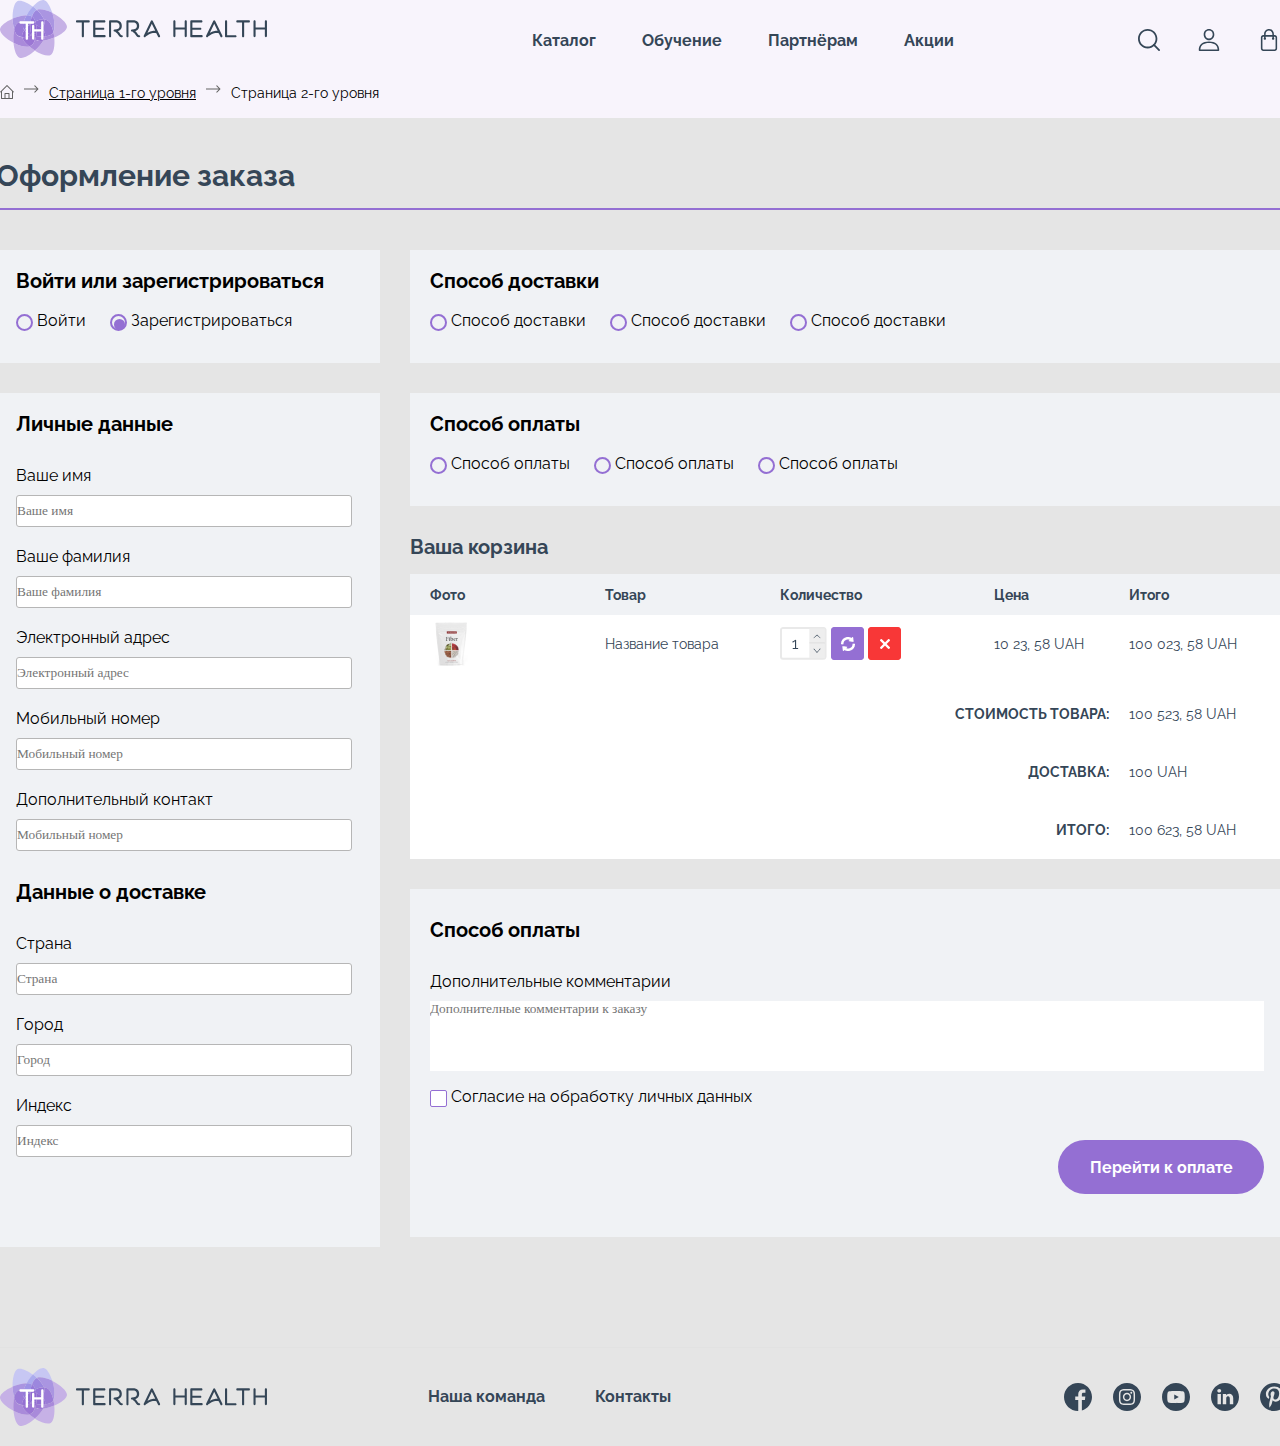
<file: Lesson 7/index.html>
<!DOCTYPE html>
<html lang="en">
<head>
    <meta charset="UTF-8">
    <link href="https://fonts.googleapis.com/css2?family=Raleway:ital,wght@0,400;0,700;1,400&display=swap"
          rel="stylesheet">
    <link rel="stylesheet" href="../reset.css">
    <link rel="stylesheet" href="styles/style.css">

    <title>Lesson 7</title>
</head>
<body>
    <header>
        <div class="headerFlex">
            <a href="#"><img src="img/logoTop.svg" alt="logo"></a>
            <div class="headerNav">
                <ul>
                    <li><img src="img/home1.svg" alt="home" class="home"></li>
                    <li><img src="img/ArrowLeft.svg" alt="ArrowLeft"></li>
                    <li><span class="mySpan"> Страница 1-го уровня </span></li>
                    <li><img src="img/ArrowLeft.svg" alt="ArrowLeft"></li>
                    <li>Страница 2-го уровня</li>
                </ul>
            </div>
            <ul class="ulHeader">
                <li class="liHeader"><a href="#">Каталог </a></li>
                <li class="liHeader"><a href="#">Обучение</a></li>
                <li class="liHeader"><a href="#">Партнёрам</a></li>
                <li class="liHeader"><a href="#">Акции</a></li>
            </ul>
            <div class="topLeftMenu">
                <a href="#"> <img src="img/loup.svg" alt="loup"> </a>
                <a href="#"> <img src="img/user.svg" alt="user" class="topLeftMenuItem"> </a>
                <a href="#"> <img src="img/shopping_bar.svg" alt="shopping Bar" class="topLeftMenuItem"> </a>
            </div>
        </div>
    </header>
    <main>
        <div class="main">
            <div class="textOrder">Оформление заказа</div>
            <form class="form">
                <div class="leftPart">
                    <div class="signInOrSignUp">
                        <div class="signInOrSignUp2">
                            <h3>Войти или зарегистрироваться</h3>
                            <input type="radio" name="signInOrSignUp" id="signIn"  value="Войти"/>
                            <label for="signIn"></label>
                            <label for="signIn" class="labelMargin">Войти</label>
                            <input type="radio" name="signInOrSignUp" checked="checked" id="signUp" value="Зарегистрироваться"/>
                            <label  for="signUp"></label>
                            <label  for="signUp">Зарегистрироваться</label>
                        </div>
                    </div>
                    <div class="personalData">
                        <div class="personalData2">

                            <h3 class="h3">Личные данные</h3>

                            <label for="1">Ваше имя</label>
                            <input type="text" id="1" name="name" class="myInput" placeholder="Ваше имя"/>
                            <label for="2">Ваше фамилия</label>
                            <input type="text" id="2"  name="surname" class="myInput" placeholder="Ваше фамилия"/>
                            <label for="3">Электронный адрес</label>
                            <input type="text" id="3" name="email" class="myInput" placeholder="Электронный адрес"/>
                            <label for="4">Мобильный номер</label>
                            <input type="text" id="4" name="phone1" class="myInput" placeholder="Мобильный номер"/>
                            <label for="5">Дополнительный контакт</label>
                            <input type="text" id="5" name="phone2" class="myInput" placeholder="Мобильный номер"/>

                            <h3 class="h3Class">Данные о доставке</h3>

                            <label for="6">Страна</label>
                            <input type="text" id="6" name="country" class="myInput" placeholder="Страна"/>
                            <label for="7">Город</label>
                            <input type="text" id="7" name="city" class="myInput" placeholder="Город"/>
                            <label for="8">Индекс</label>
                            <input type="text" id="8" name="index" placeholder="Индекс"/>
                        </div>
                    </div>
                </div>
                <div class="rightPart">
                    <div class="wayToDelivery">
                        <div class="wayToDelivery2">

                            <h3>Способ доставки</h3>

                            <input type="radio" name="wayToDelivery" id="wayToDelivery1"/>
                            <label for="wayToDelivery1"></label>
                            <label for="wayToDelivery1" class="labelMargin">Способ доставки</label>
                            <input type="radio" name="wayToDelivery" id="wayToDelivery2"/>
                            <label for="wayToDelivery2"></label>
                            <label for="wayToDelivery2" class="labelMargin">Способ доставки</label>
                            <input type="radio" name="wayToDelivery" id="wayToDelivery3"/>
                            <label for="wayToDelivery3"></label>
                            <label for="wayToDelivery3">Способ доставки</label>
                        </div>
                    </div>
                    <div class="wayToPay">
                        <div class="wayToPay2">

                            <h3>Способ оплаты</h3>

                            <input type="radio" name="wayToPay" id="wayToPay1"/>
                            <label for="wayToPay1"></label>
                            <label for="wayToPay1" class="labelMargin">Способ оплаты</label>
                            <input type="radio" name="wayToPay" id="wayToPay2"/>
                            <label for="wayToPay2"></label>
                            <label for="wayToPay2" class="labelMargin">Способ оплаты</label>
                            <input type="radio" name="wayToPay" id="wayToPay3"/>
                            <label for="wayToPay3"></label>
                            <label for="wayToPay3">Способ оплаты</label>
                        </div>
                    </div>
                    <div>
                        <table>
                            <caption>Ваша корзина</caption>
                            <thead>
                            <tr>
                                <th>Фото</th>
                                <th>Товар</th>
                                <th>Количество</th>
                                <th><span class="mySpan2">Цена</span></th>
                                <th>Итого</th>
                            </tr>
                            </thead>
                            <tbody>
                            <tr>
                                <td><img src="img/tablePhoto.png" alt="photo"></td>
                                <td>Название товара</td>
                                <td>
                                <img src="img/tableIcon1.png" alt="tableIcon1">
                                    <img src="img/tableIcon2.png" alt="tableIcon2">
                                    <img src="img/tableIcon3.png" alt="tableIcon3">
                                </td>
                                <td><span class="mySpan2">10 23, 58 UAH </span> </td>
                                <td>100 023, 58 UAH</td>
                            </tr>
                            </tbody>
                            <tfoot>
                            <tr>
                                <td></td>
                                <td></td>
                                <td></td>
                                <th>СТОИМОСТЬ ТОВАРА:</th>
                                <td>100 523, 58 UAH</td>
                            </tr>
                            <tr>
                                <td></td>
                                <td></td>
                                <td></td>
                                <th>ДОСТАВКА:</th>
                                <td>100 UAH</td>
                            </tr>
                            <tr>
                                <td></td>
                                <td></td>
                                <td></td>
                                <th>ИТОГО:</th>
                                <td>100 623, 58 UAH</td>
                            </tr>
                            </tfoot>
                        </table>
                    </div>
                    <div class="comment">
                        <div class="comment2">
                            <h3 class="h3">Способ оплаты</h3>
                            <label for="comments">Дополнительные комментарии</label>
                            <textarea name="comments" id="comments" placeholder="Дополнителные комментарии к заказу"></textarea>
                            <br>
                            <input type="checkbox" name="checkbox" id="cb"/>
                            <label for="cb"></label>
                            <label for="cb">Согласие на обработку личных данных</label>
                            <div class="myButton"><a href="#">Перейти к оплате</a></div>
                        </div>
                    </div>
                </div>
            </form>
        </div>
    </main>
    <footer>
        <div class="footer">
            <div class="leftLogoBottom"><a href="#" ><img src="img/logoTop.svg" alt="logo"></a></div>
            <ul class="ulFooter">
                <li> <a href="#">Наша команда</a> </li>
                <li><a href="#">Контакты</a> </li>
            </ul>
            <div class="bottomSocMedia">
                <a href="#" class="bottomSocMediaItems"><img src="img/facebook.svg" alt="facebook"></a>
                <a href="#" class="bottomSocMediaItems"><img src="img/instagram.svg" alt="inst"></a>
                <a href="#" class="bottomSocMediaItems"><img src="img/youtube.svg" alt="youtube"></a>
                <a href="#" class="bottomSocMediaItems"><img src="img/linkedin.svg" alt="linkedin"></a>
                <a href="#"><img src="img/pinterest.svg" alt="pinterest"></a>
            </div>
        </div>
    </footer>
</body>
</html>
</file>
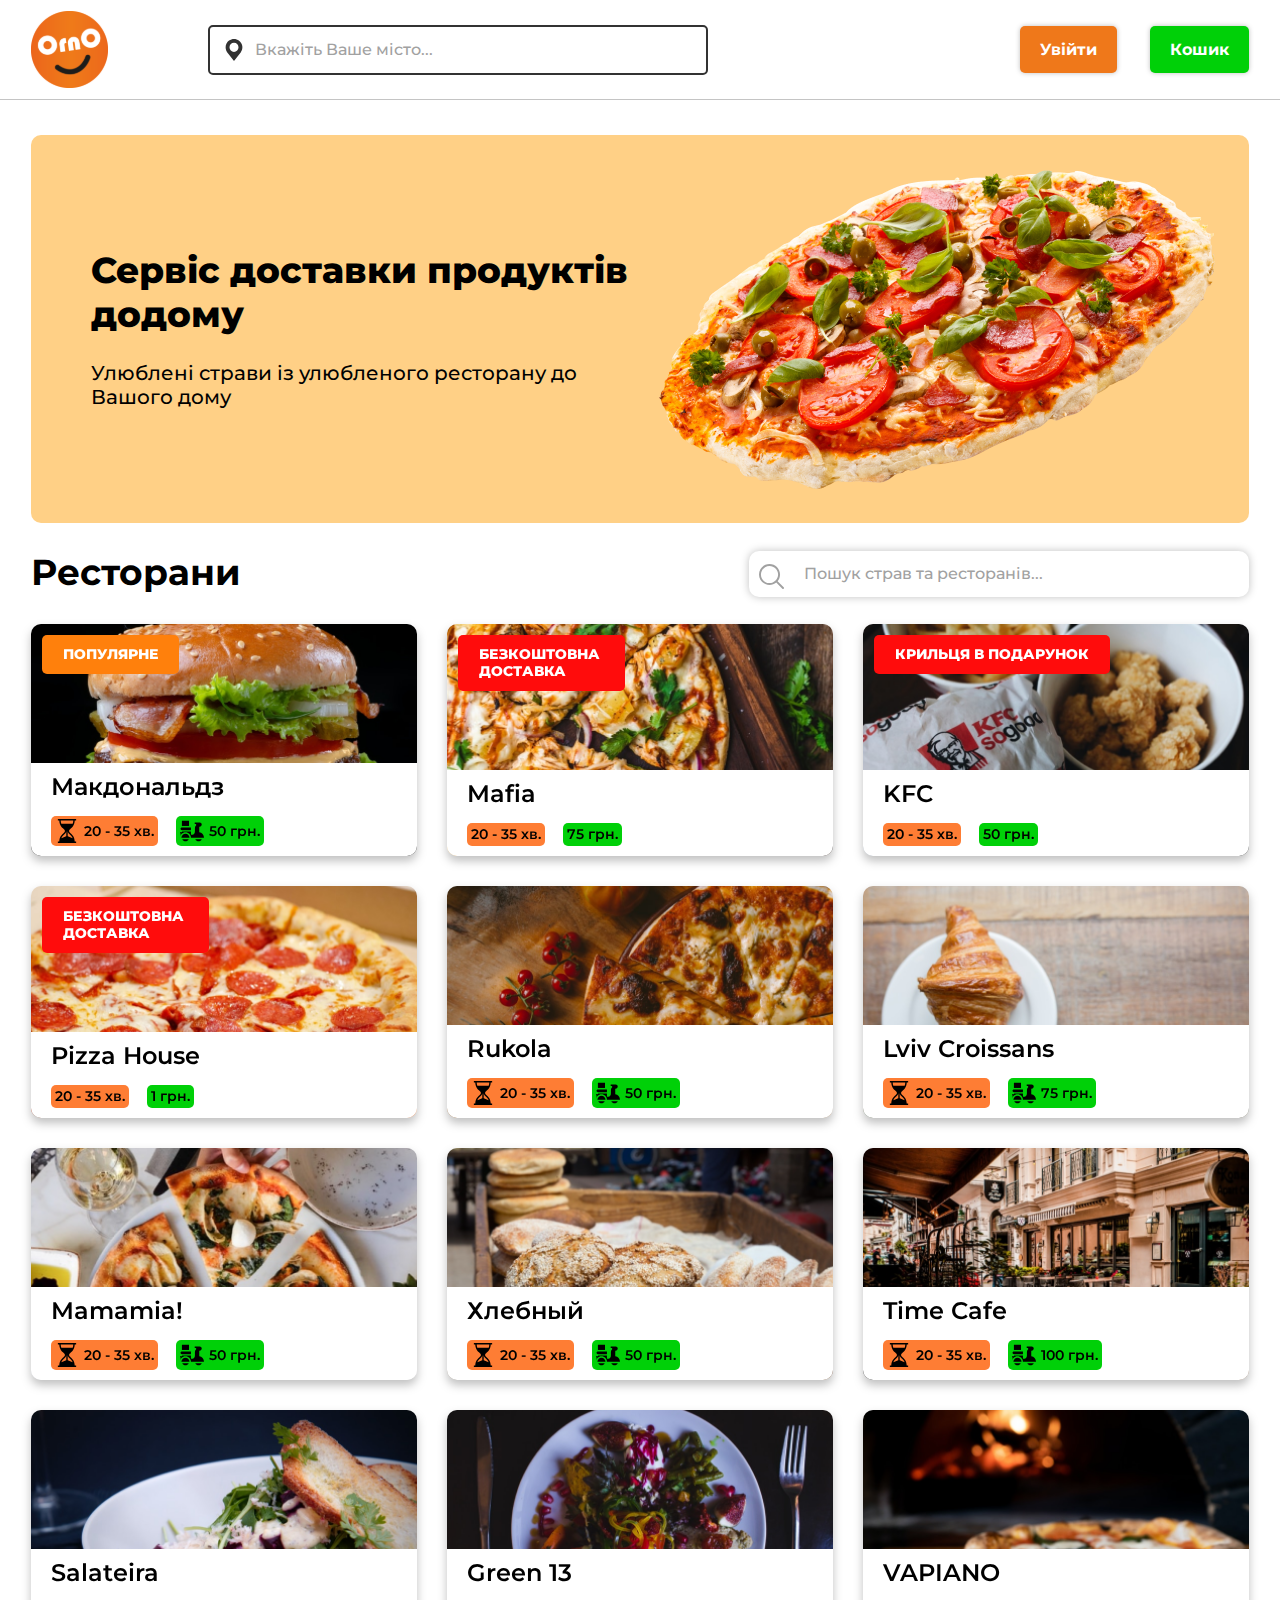
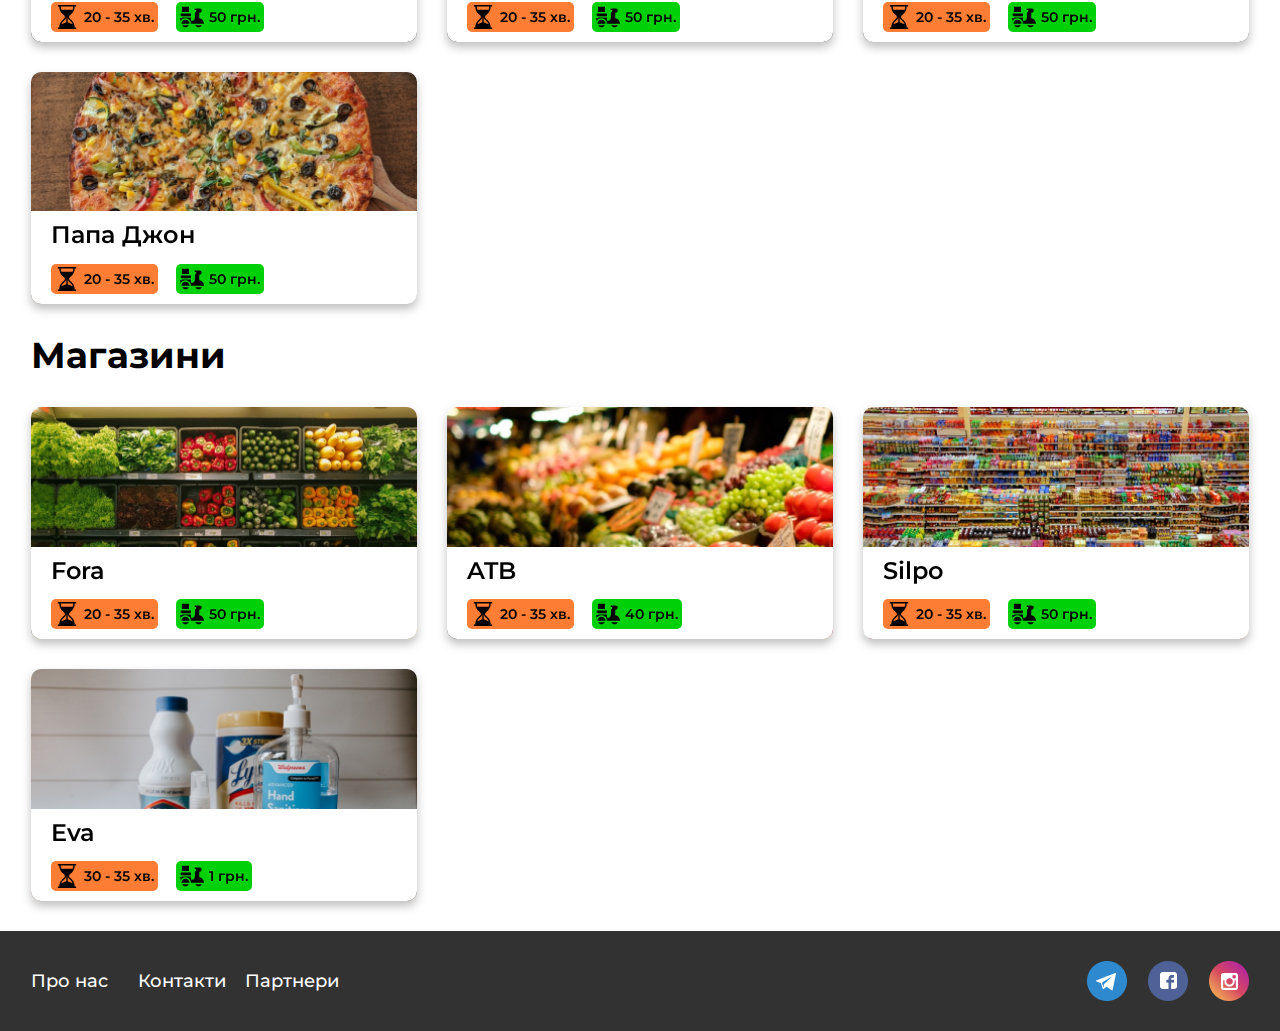
<file: Lesson 8/index.html>
<!DOCTYPE html>
<html lang="en">
<head>
    <meta charset="UTF-8">
    <title>Lesson 8 remake</title>
    <link href="https://fonts.googleapis.com/css2?family=Montserrat:wght@500;600;700;800&display=swap" rel="stylesheet">
    <link rel="stylesheet" href="../reset.css">
    <link rel="stylesheet" href="css/style.css">
</head>
<body>
    <header class="header">
    <div class="container">
        <div class="headerBody">
            <div class="headerLogo">
                <a href="#">
                    <img class="logo" src="img/logo1.svg" alt="logo">
                </a>
                <input type="text" name="headerForm" id="location" placeholder="Вкажіть Ваше місто...">
                <label for="location"></label>
            </div>
            <div class="headerBtn">
                <a href="#" class="enter">Увійти</a>
                <a href="#" class="basket">Кошик</a>
            </div>
        </div>
    </div>

</header>
    <main>
        <section class="section__banner">
            <div class="container">
                <div class="banner__body">
                    <div class="banner__text">
                        <h1>Сервіс доставки продуктів додому</h1>
                        <h3>Улюблені страви із улюбленого ресторану до Вашого дому</h3>
                    </div>
                    <div class="banner__img">
                        <img src="./img/pizzaHeader.png" alt="banner__img">
                    </div>
                </div>
            </div>
        </section>
        <section class="section__grid__restaurants">
            <div class="container">
                <div class="restaurants__body">
                    <div class="restaurants__input">
                        <h2>Ресторани</h2>
                        <div>
                            <input type="text" name="restaurantsAndFood" id="restaurantsAndFood"
                                   placeholder="Пошук страв та ресторанів...">
                            <label for="restaurantsAndFood"> </label>
                        </div>
                    </div>
                    <div class="grid__restaurants">
                        <a class="with__label" href="#">
                            <div class="label__popular">ПОПУЛЯРНЕ</div>
                            <div class="name__shop">
                                <h4>Макдональдз</h4>
                                <div class="icons">
                                    <div class="time">
                                        <img src="img/hourglass.svg" alt="hourglass">
                                        20 - 35 хв.
                                    </div>
                                    <div class="delivery">
                                        <img src="img/deliveryBike.svg" alt="delivery__bike">
                                        50 грн.</div>
                                </div>
                            </div>
                        </a>
                        <a class="with__label" href="#">
                            <div class="delivery__for__free">БЕЗКОШТОВНА ДОСТАВКА</div>
                            <div class="name__shop">
                                <h4>Mafia</h4>
                                <div class="icons">
                                    <div class="time">20 - 35 хв.</div>
                                    <div class="delivery"> 75 грн.</div>
                                </div>
                            </div>
                        </a>
                        <a class="with__label" href="#">
                            <div class="as__a__gift">КРИЛЬЦЯ В ПОДАРУНОК</div>
                            <div class="name__shop">
                                <h4>KFC</h4>
                                <div class="icons">
                                    <div class="time">20 - 35 хв.</div>
                                    <div class="delivery"> 50 грн.</div>
                                </div>
                            </div>
                        </a>
                        <a class="with__label" href="#">
                            <div class="delivery__for__free">БЕЗКОШТОВНА <br> ДОСТАВКА</div>
                            <div class="name__shop">
                                <h4>Pizza House</h4>
                                <div class="icons">
                                    <div class="time">20 - 35 хв.</div>
                                    <div class="delivery"> 1 грн.</div>
                                </div>
                            </div>
                        </a>
                        <a class="without__label" href="#">
                            <div class="name__shop">
                                <h4>Rukola</h4>
                                <div class="icons">
                                    <div class="time">
                                        <img src="img/hourglass.svg" alt="hourglass">
                                        20 - 35 хв.
                                    </div>
                                    <div class="delivery">
                                        <img src="img/deliveryBike.svg" alt="delivery__bike">
                                        50 грн.</div>
                                </div>
                            </div>
                        </a>
                        <a class="without__label" href="#">
                            <div class="name__shop">
                                <h4>Lviv Croissans</h4>
                                <div class="icons">
                                    <div class="time">
                                        <img src="img/hourglass.svg" alt="hourglass">
                                        20 - 35 хв.
                                    </div>
                                    <div class="delivery">
                                        <img src="img/deliveryBike.svg" alt="delivery__bike">
                                        75 грн.</div>
                                </div>
                            </div>
                        </a>
                        <a class="without__label" href="#">
                            <div class="name__shop">
                                <h4>Mamamia!</h4>
                                <div class="icons">
                                    <div class="time">
                                        <img src="img/hourglass.svg" alt="hourglass">
                                        20 - 35 хв.
                                    </div>
                                    <div class="delivery">
                                        <img src="img/deliveryBike.svg" alt="delivery__bike">
                                        50 грн.</div>
                                </div>
                            </div>
                        </a>
                        <a class="without__label" href="#">
                            <div class="name__shop">
                                <h4>Хлебный</h4>
                                <div class="icons">
                                    <div class="time">
                                        <img src="img/hourglass.svg" alt="hourglass">
                                        20 - 35 хв.
                                    </div>
                                    <div class="delivery">
                                        <img src="img/deliveryBike.svg" alt="delivery__bike">
                                        50 грн.</div>
                                </div>
                            </div>
                        </a>
                        <a class="without__label" href="#">
                            <div class="name__shop">
                                <h4>Time Cafe</h4>
                                <div class="icons">
                                    <div class="time">
                                        <img src="img/hourglass.svg" alt="hourglass">
                                        20 - 35 хв.
                                    </div>
                                    <div class="delivery">
                                        <img src="img/deliveryBike.svg" alt="delivery__bike">
                                        100 грн.</div>
                                </div>
                            </div>
                        </a>
                        <a class="without__label" href="#">
                            <div class="name__shop">
                                <h4>Salateira</h4>
                                <div class="icons">
                                    <div class="time">
                                        <img src="img/hourglass.svg" alt="hourglass">
                                        20 - 35 хв.
                                    </div>
                                    <div class="delivery">
                                        <img src="img/deliveryBike.svg" alt="delivery__bike">
                                        50 грн.</div>
                                </div>
                            </div>
                        </a>
                        <a class="without__label" href="#">
                            <div class="name__shop">
                                <h4>Green 13</h4>
                                <div class="icons">
                                    <div class="time">
                                        <img src="img/hourglass.svg" alt="hourglass">
                                        20 - 35 хв.
                                    </div>
                                    <div class="delivery">
                                        <img src="img/deliveryBike.svg" alt="delivery__bike">
                                        50 грн.</div>
                                </div>
                            </div>
                        </a>
                        <a class="without__label" href="#">
                            <div class="name__shop">
                                <h4>VAPIANO</h4>
                                <div class="icons">
                                    <div class="time">
                                        <img src="img/hourglass.svg" alt="hourglass">
                                        20 - 35 хв.
                                    </div>
                                    <div class="delivery">
                                        <img src="img/deliveryBike.svg" alt="delivery__bike">
                                        50 грн.</div>
                                </div>
                            </div>
                        </a>
                        <a class="without__label" href="#">
                            <div class="name__shop">
                                <h4>Папа Джон</h4>
                                <div class="icons">
                                    <div class="time">
                                        <img src="img/hourglass.svg" alt="hourglass">
                                        20 - 35 хв.
                                    </div>
                                    <div class="delivery">
                                        <img src="img/deliveryBike.svg" alt="delivery__bike">
                                        50 грн.</div>
                                </div>
                            </div>
                        </a>
                    </div>
                </div>


            </div>
        </section>
        <section class="section__grid__shops">
            <div class="container">
                <div class="shops__body">
                    <h2>Магазини</h2>
                    <div class="grid__shops">
                        <a class="without__label" href="#">
                            <div class="name__shop">
                                <h4>Fora</h4>
                                <div class="icons">
                                    <div class="time">
                                        <img src="img/hourglass.svg" alt="hourglass">
                                        20 - 35 хв.
                                    </div>
                                    <div class="delivery">
                                        <img src="img/deliveryBike.svg" alt="delivery__bike">
                                        50 грн.</div>
                                </div>
                            </div>
                        </a>
                        <a class="without__label" href="#">
                            <div class="name__shop">
                                <h4>ATB</h4>
                                <div class="icons">
                                    <div class="time">
                                        <img src="img/hourglass.svg" alt="hourglass">
                                        20 - 35 хв.
                                    </div>
                                    <div class="delivery">
                                        <img src="img/deliveryBike.svg" alt="delivery__bike">
                                        40 грн.</div>
                                </div>
                            </div>
                        </a>
                        <a class="without__label" href="#">
                            <div class="name__shop">
                                <h4>Silpo</h4>
                                <div class="icons">
                                    <div class="time">
                                        <img src="img/hourglass.svg" alt="hourglass">
                                        20 - 35 хв.
                                    </div>
                                    <div class="delivery">
                                        <img src="img/deliveryBike.svg" alt="delivery__bike">
                                        50 грн.</div>
                                </div>
                            </div>
                        </a>
                        <a class="without__label" href="#">
                        <div class="name__shop">
                            <h4>Eva</h4>
                            <div class="icons">
                                <div class="time">
                                    <img src="img/hourglass.svg" alt="hourglass">
                                    30 - 35 хв.
                                </div>
                                <div class="delivery">
                                    <img src="img/deliveryBike.svg" alt="delivery__bike">
                                    1 грн.</div>
                            </div>
                        </div>
                    </a>
                    </div>
                </div>
            </div>
        </section>
    </main>
    <footer class="footer">
        <div class="container">
            <div class="bodyFooter">
                <div class="footerLeft">
                    <a href="#" class="aboutUs">Про нас</a>
                    <a href="#" class="contacts">Контакти</a>
                    <a href="#">Партнери</a>
                </div>
                <div class="footerRight">
                    <a href="#"> <img src="./img/telegram.png" alt="tg"></a>
                    <a href="#"><img src="./img/facebook.png" alt="fb"></a>
                    <a href="#"><img src="./img/instagram.png" alt="inst"></a>
                </div>
            </div>
        </div>
    </footer>

</body>
</html>
</file>
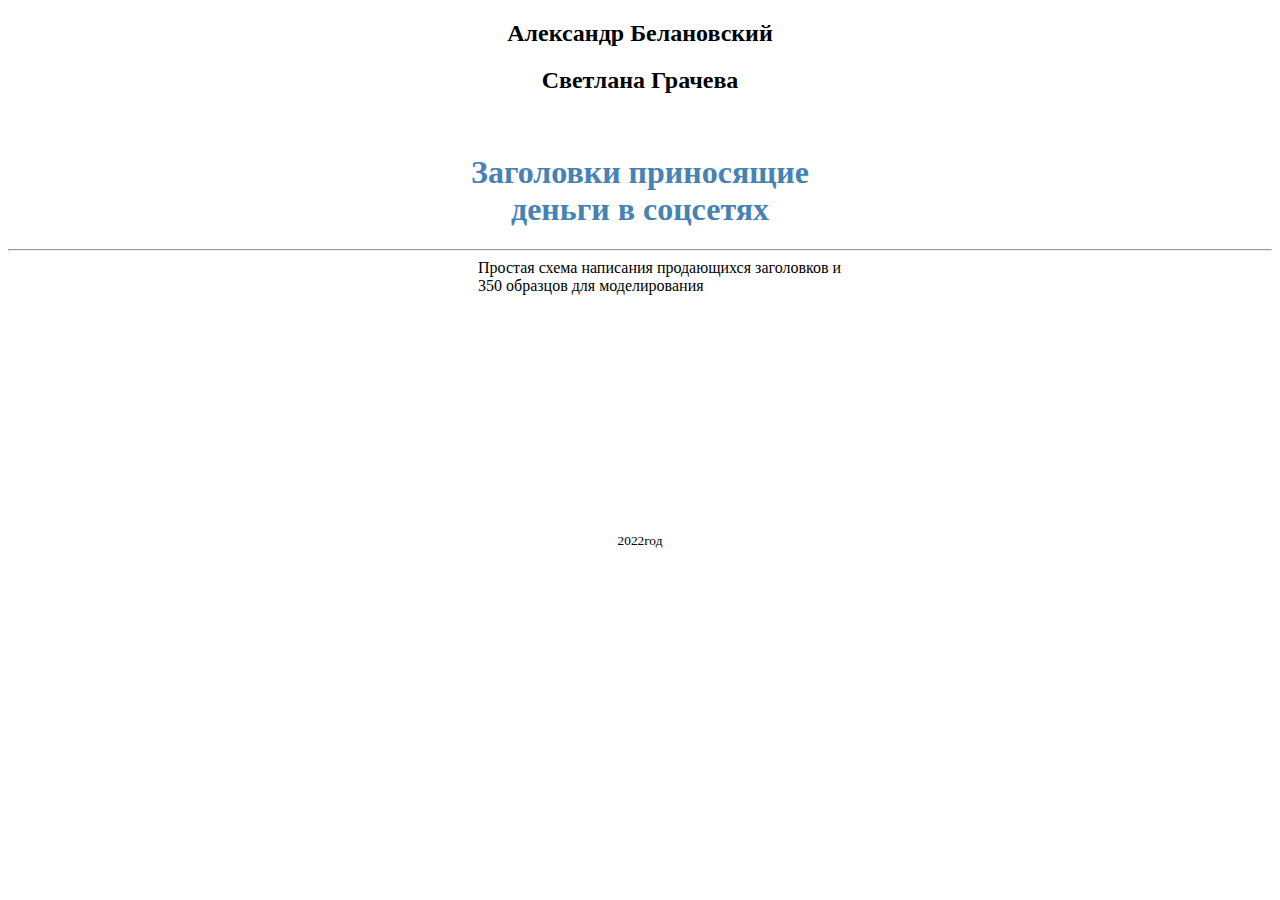
<file: Lesson 1/index1.html>
<!DOCTYPE html>
<html lang="en">
<head>
    <meta charset="UTF-8">
    <title>Title</title>
    <style>
        .wrapper {
            text-align: left;
            margin-left: 470px;
        }
        .center {
            text-align: center;

        }
        .h1{ margin-top: 60px;
            color: steelblue;

        }
    </style>
</head>
<body>
<div class="center" >
    <h2> Александр Белановский </h2>
    <h2> Светлана Грачева</h2>
    <h1 class="h1">Заголовки приносящие <br>
        деньги в соцсетях</h1>
</div>
    <hr/>
<div class="wrapper">
    Простая схема написания продающихся заголовков и <br>
    350 образцов для моделирования
    <br/>
    <br/>
    <br/>
    <br/>
    <br/>
    <br/>
    <br/>
    <br/>
    <br/>
    <br/>
    <br/>
    <br/>
    <br/>
</div>
        <p class="center"><sub>2022год</sub>
</body>
</html>
</file>
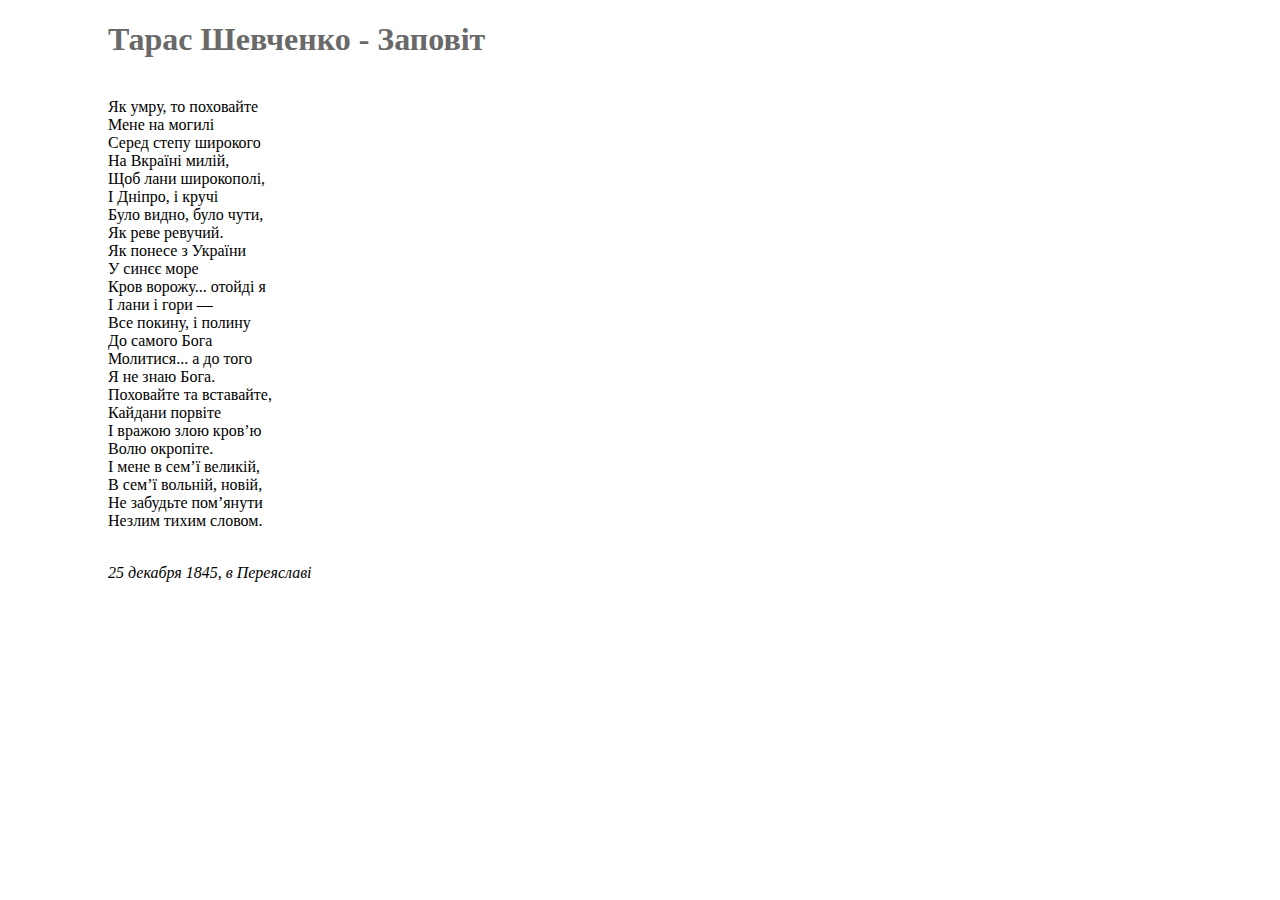
<file: Lesson 1/index2.html>
<!DOCTYPE html>
<html lang="en">
<head>
    <meta charset="UTF-8">
    <title>Шевченко</title>
    <style>

        .headline{
            color:#696969
        }
        .wrapper {
            white-space: pre-line;
            text-align: left;
        }
        .cl{
            margin-left: 100px;
        }
    </style>

</head>
<body>
<div class="cl">
    <h1 class="headline">Тарас Шевченко - Заповіт </h1>

    <div class="wrapper">
        Як умру, то поховайте
        Мене на могилі
        Серед степу широкого
        На Вкраїні милій,
        Щоб лани широкополі,
        І Дніпро, і кручі
        Було видно, було чути,
        Як реве ревучий.
        Як понесе з України
        У синєє море
        Кров ворожу... отойді я
        І лани і гори —
        Все покину, і полину
        До самого Бога
        Молитися... а до того
        Я не знаю Бога.
        Поховайте та вставайте,
        Кайдани порвіте
        І вражою злою кров’ю
        Волю окропіте.
        І мене в сем’ї великій,
        В сем’ї вольній, новій,
        Не забудьте пом’янути
        Незлим тихим словом.

        <p><i>25 декабря 1845, в Переяславі</i></p>

    </div>
</div>
</body>
</html>
</file>
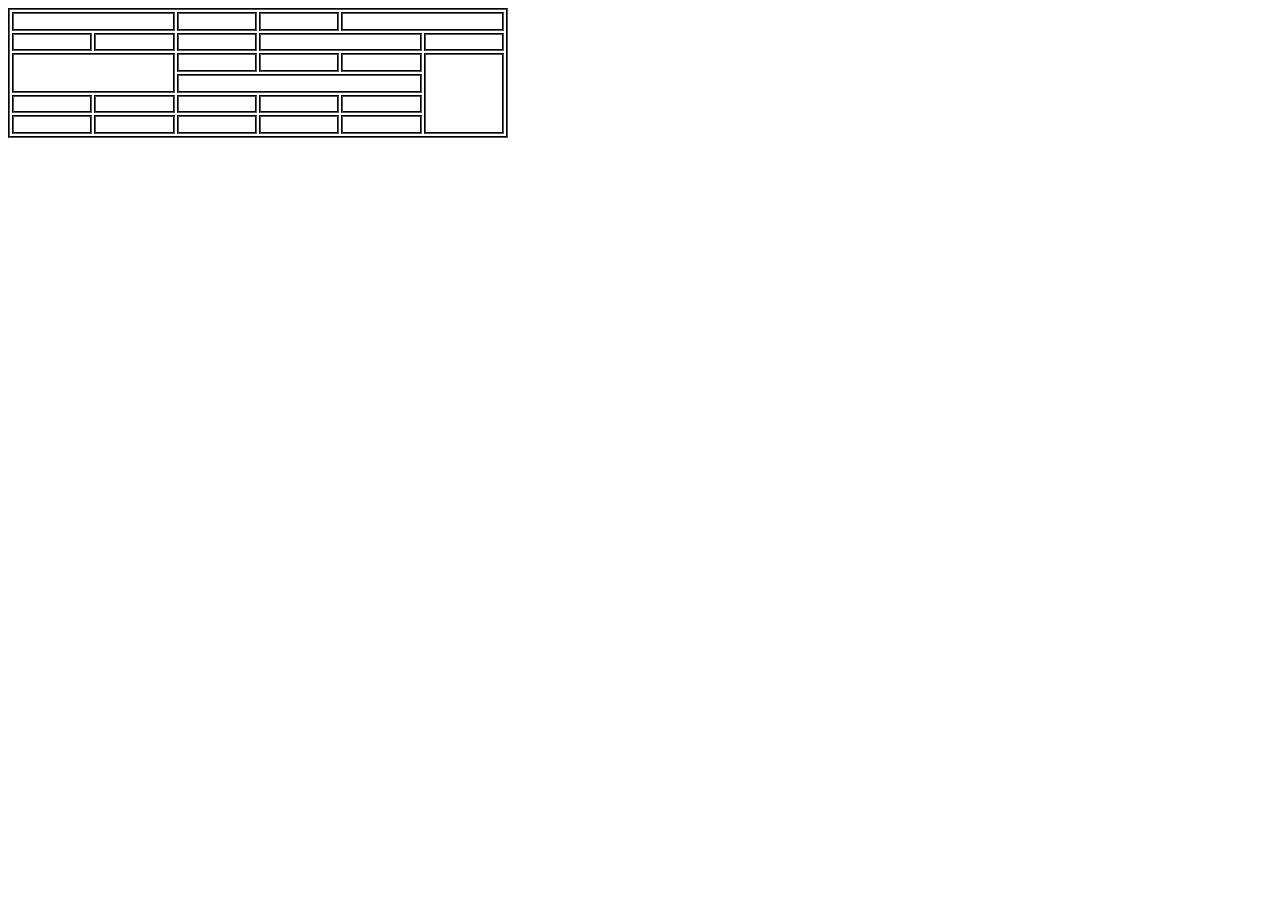
<file: Lesson 2/index4.html>
<!DOCTYPE html>
<html lang="en">
<head>
    <meta charset="UTF-8">
    <title>HTML Tables</title>
    <style>
        table,td {
            border-width: 2px;
            border-style: groove;
            border-color: black;
        }
        .size{
            width: 500px;
            height: 130px;}
    </style>

</head>
<body>
<table class="size">
    <tbody>
    <tr>
        <td colspan="2"></td>
        <td></td>
        <td></td>
        <td colspan="2"></td>
    </tr>
    <tr>
        <td></td>
        <td></td>
        <td></td>
        <td colspan="2"></td>
        <td></td>
    </tr>
    <tr>
        <td colspan="2" rowspan="2" ></td>
        <td></td>
        <td></td>
        <td></td>
        <td rowspan="4"></td>
    </tr>
    <tr>
        <td colspan="3"></td>



    </tr>
    <tr>
        <td></td>
        <td></td>
        <td></td>
        <td></td>
        <td></td>

    </tr>
    <tr>
        <td></td>
        <td></td>
        <td></td>
        <td></td>
        <td></td>

    </tr>
    </tbody>

</table>
</body>
</html>
</file>
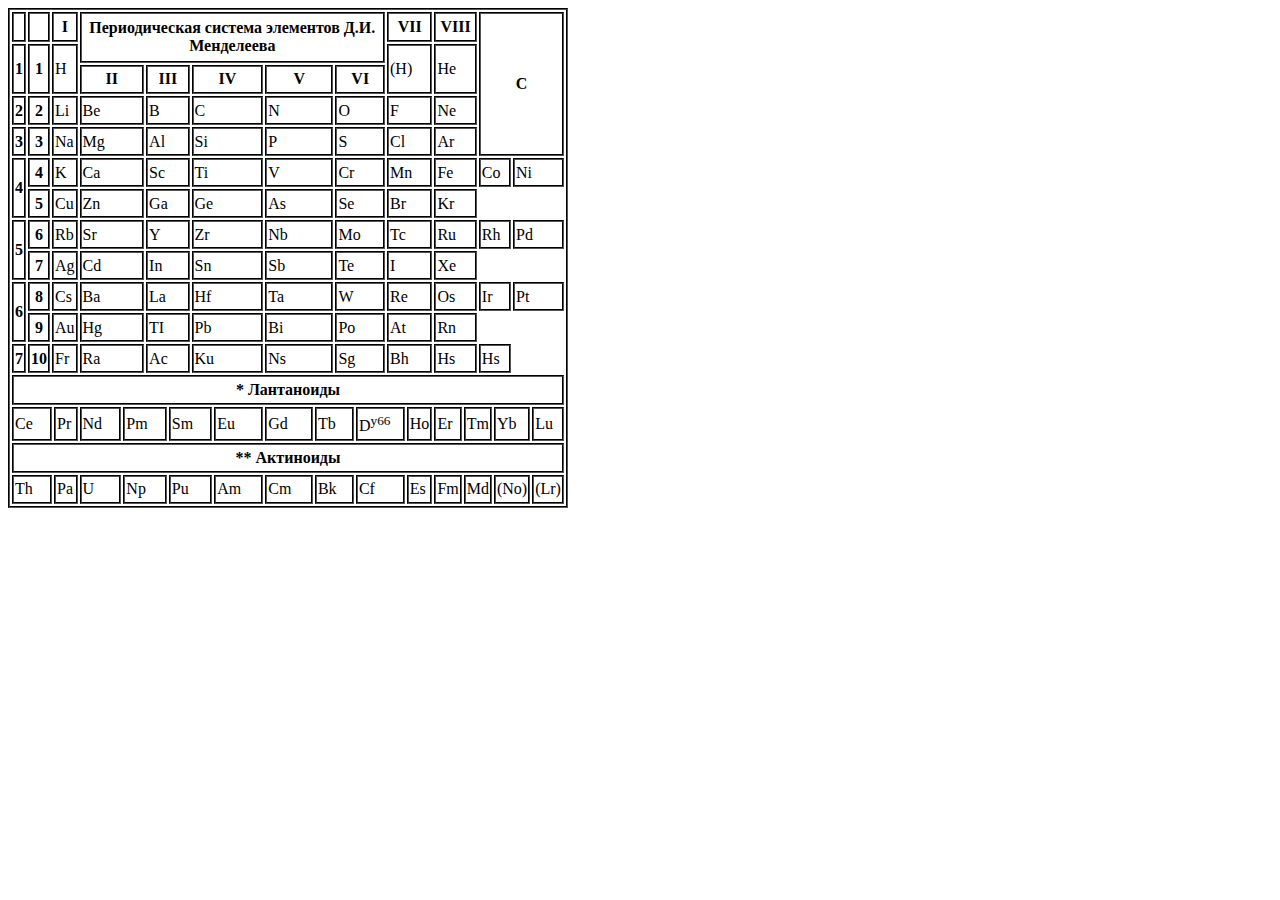
<file: Lesson 2/index5.html>
<!DOCTYPE html>
<html lang="en">
<head>
    <meta charset="UTF-8">
    <title>Mendeleev Table</title>
    <style>
        table,td,th {
            border-width: 2px;
            border-style: groove;
            border-color: black;
        }
        .size{
            width: 560px;
            height: 500px;}
    </style>
</head>
<body>
<table class="size">
    <tbody>
    <tr>

        <td></td>
        <td></td>
        <th colspan="4">I</th>
        <th colspan="20" rowspan="3">Периодическая система элементов Д.И. Менделеева</th>
        <th colspan="4">VII</th>
        <th colspan="4">VIII</th>
        <th colspan="8" rowspan="8">C</th>

    </tr>
    <tr>
        <th rowspan="3">1</th>
        <th rowspan="3">1</th>
        <td colspan="4" rowspan="3">H</td>
        <td colspan="4" rowspan="3">(H)</td>
        <td colspan="4" rowspan="3">He</td>

    </tr>
    <tr>

    </tr>
    <tr>

        <th colspan="4">II</th>
        <th colspan="4">III</th>
        <th colspan="4">IV</th>
        <th colspan="4">V</th>
        <th colspan="4">VI</th>

    </tr>
    <tr>
        <th rowspan="2">2</th>
        <th rowspan="2">2</th>

        <td colspan="4" rowspan="2">Li</td>
        <td colspan="4" rowspan="2">Be</td>
        <td colspan="4" rowspan="2">B</td>
        <td colspan="4" rowspan="2">C</td>
        <td colspan="4" rowspan="2">N</td>
        <td colspan="4" rowspan="2">O</td>
        <td colspan="4" rowspan="2">F</td>
        <td colspan="4" rowspan="2">Ne</td>

    </tr>
    <tr>
    </tr>
    <tr>
        <th rowspan="2">3</th>
        <th rowspan="2">3</th>
        <td colspan="4" rowspan="2">Na</td>
        <td colspan="4" rowspan="2">Mg</td>
        <td colspan="4" rowspan="2">Al</td>
        <td colspan="4" rowspan="2">Si</td>
        <td colspan="4" rowspan="2">P</td>
        <td colspan="4" rowspan="2">S</td>
        <td colspan="4" rowspan="2">Cl</td>
        <td colspan="4" rowspan="2">Ar</td>
    </tr>
    <tr>
    </tr>
    <tr>
        <th rowspan="4">4</th>
        <th rowspan="2">4</th>
        <td colspan="4" rowspan="2">K</td>
        <td colspan="4" rowspan="2">Ca</td>
        <td colspan="4" rowspan="2">Sc</td>
        <td colspan="4" rowspan="2">Ti</td>
        <td colspan="4" rowspan="2">V</td>
        <td colspan="4" rowspan="2">Cr</td>
        <td colspan="4" rowspan="2">Mn</td>
        <td colspan="4" rowspan="2">Fe</td>
        <td colspan="4" rowspan="2">Co</td>
        <td colspan="4" rowspan="2">Ni</td>
    </tr>
    <tr>

    </tr>
    <tr>
        <th rowspan="2">5</th>
        <td colspan="4" rowspan="2">Cu</td>
        <td colspan="4" rowspan="2">Zn</td>
        <td colspan="4" rowspan="2">Ga</td>
        <td colspan="4" rowspan="2">Ge</td>
        <td colspan="4" rowspan="2">As</td>
        <td colspan="4" rowspan="2">Se</td>
        <td colspan="4" rowspan="2">Br</td>
        <td colspan="4" rowspan="2">Kr</td>

    </tr>
    <tr>

    </tr>
    <tr>
        <th rowspan="4">5</th>
        <th rowspan="2">6</th>
        <td colspan="4" rowspan="2">Rb</td>
        <td colspan="4" rowspan="2">Sr</td>
        <td colspan="4" rowspan="2">Y</td>
        <td colspan="4" rowspan="2">Zr</td>
        <td colspan="4" rowspan="2">Nb</td>
        <td colspan="4" rowspan="2">Mo</td>
        <td colspan="4" rowspan="2">Tc</td>
        <td colspan="4" rowspan="2">Ru</td>
        <td colspan="4" rowspan="2">Rh</td>
        <td colspan="4" rowspan="2">Pd</td>
    </tr>
    <tr>


    </tr>
    <tr>
        <th rowspan="2">7</th>
        <td colspan="4" rowspan="2">Ag</td>
        <td colspan="4" rowspan="2">Cd</td>
        <td colspan="4" rowspan="2">In</td>
        <td colspan="4" rowspan="2">Sn</td>
        <td colspan="4" rowspan="2">Sb</td>
        <td colspan="4" rowspan="2">Te</td>
        <td colspan="4" rowspan="2">I</td>
        <td colspan="4" rowspan="2">Xe</td>


    </tr>
    <tr>

    </tr>
    <tr>
        <th rowspan="4">6</th>
        <th rowspan="2">8</th>
        <td colspan="4" rowspan="2">Cs</td>
        <td colspan="4" rowspan="2">Ba</td>
        <td colspan="4" rowspan="2">La</td>
        <td colspan="4" rowspan="2">Hf</td>
        <td colspan="4" rowspan="2">Ta</td>
        <td colspan="4" rowspan="2">W</td>
        <td colspan="4" rowspan="2">Re</td>
        <td colspan="4" rowspan="2">Os</td>
        <td colspan="4" rowspan="2">Ir</td>
        <td colspan="4" rowspan="2">Pt</td>
    </tr>
    <tr>
    </tr>
    <tr>
        <th rowspan="2">9</th>
        <td colspan="4" rowspan="2">Au</td>
        <td colspan="4" rowspan="2">Hg</td>
        <td colspan="4" rowspan="2">TI</td>
        <td colspan="4" rowspan="2">Pb</td>
        <td colspan="4" rowspan="2">Bi</td>
        <td colspan="4" rowspan="2">Po</td>
        <td colspan="4" rowspan="2">At</td>
        <td colspan="4" rowspan="2">Rn</td>
    </tr>
    <tr>

    </tr>
    <tr>
        <th rowspan="2">7</th>
        <th rowspan="2">10</th>
        <td colspan="4" rowspan="2">Fr</td>
        <td colspan="4" rowspan="2">Ra</td>
        <td colspan="4" rowspan="2">Ac</td>
        <td colspan="4" rowspan="2">Ku</td>
        <td colspan="4" rowspan="2">Ns</td>
        <td colspan="4" rowspan="2">Sg</td>
        <td colspan="4" rowspan="2">Bh</td>
        <td colspan="4" rowspan="2">Hs</td>
        <td colspan="4" rowspan="2">Hs</td>

    </tr>
    <tr>

    </tr>
    <tr>
        <th colspan="42">* Лантаноиды</th>
    </tr>
    <tr>
        <td colspan="3" rowspan="2">Ce</td>
        <td colspan="3" rowspan="2">Pr</td>
        <td colspan="3" rowspan="2">Nd</td>
        <td colspan="3" rowspan="2">Pm</td>
        <td colspan="3" rowspan="2">Sm</td>
        <td colspan="3" rowspan="2">Eu</td>
        <td colspan="3" rowspan="2">Gd</td>
        <td colspan="3" rowspan="2">Tb</td>
        <td colspan="3" rowspan="2">D<sup>y66</sup></td>
        <td colspan="3" rowspan="2">Ho</td>
        <td colspan="3" rowspan="2">Er</td>
        <td colspan="3" rowspan="2">Tm</td>
        <td colspan="3" rowspan="2">Yb</td>
        <td colspan="3" rowspan="2">Lu</td>

    </tr>
    <tr>

    </tr>
    <tr>
        <th colspan="42">** Актиноиды</th>
    </tr>
    <tr>
        <td colspan="3" rowspan="2">Th</td>
        <td colspan="3" rowspan="2">Pa</td>
        <td colspan="3" rowspan="2">U</td>
        <td colspan="3" rowspan="2">Np</td>
        <td colspan="3" rowspan="2">Pu</td>
        <td colspan="3" rowspan="2">Am</td>
        <td colspan="3" rowspan="2">Cm</td>
        <td colspan="3" rowspan="2">Bk</td>
        <td colspan="3" rowspan="2">Cf</td>
        <td colspan="3" rowspan="2">Es</td>
        <td colspan="3" rowspan="2">Fm</td>
        <td colspan="3" rowspan="2">Md</td>
        <td colspan="3" rowspan="2">(No)</td>
        <td colspan="3" rowspan="2">(Lr)</td>
    </tr>
    <tr>

    </tr>

    </tbody>
</table>
</body>
</html>
</file>
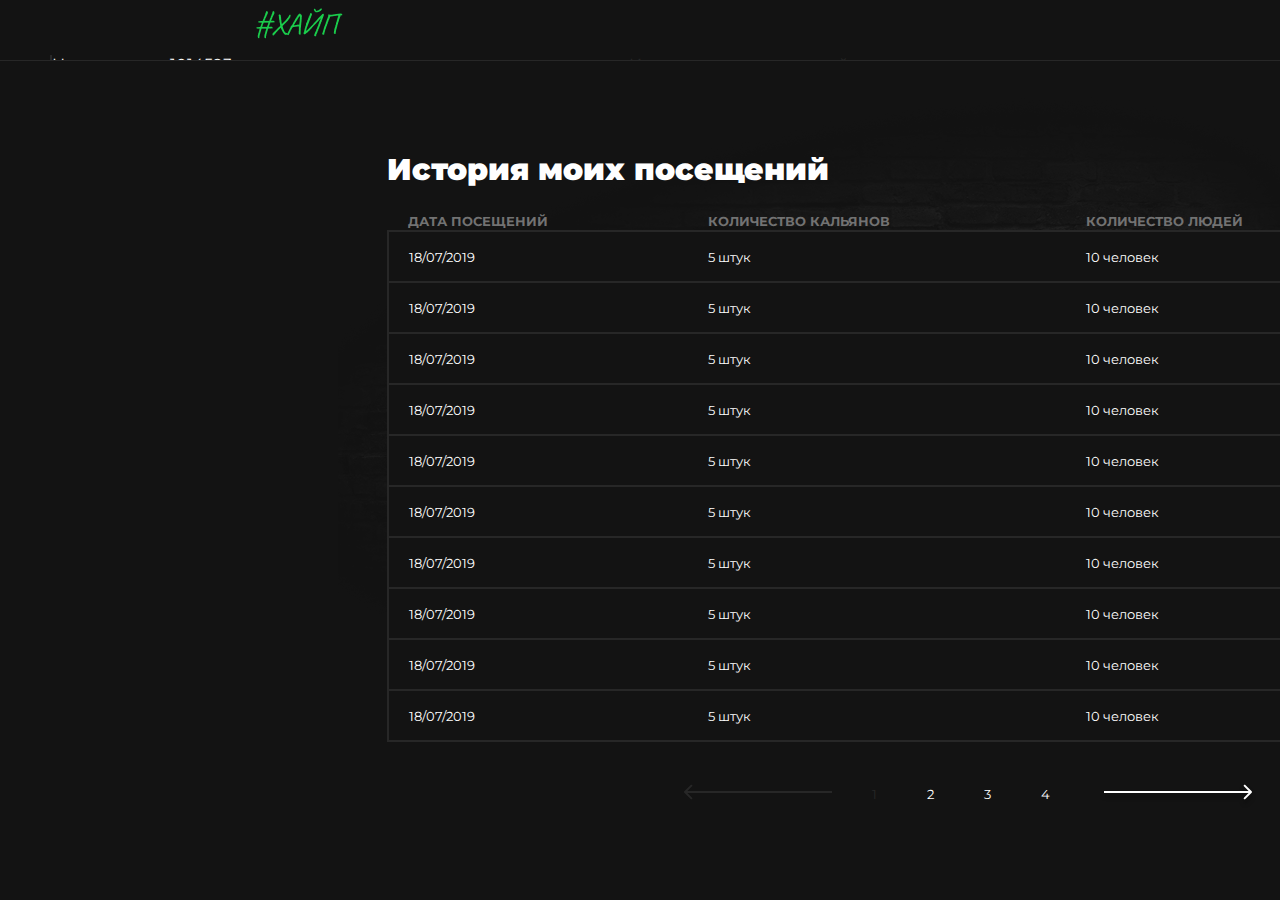
<file: Lesson 3/index6.html>
<!DOCTYPE html>
<html lang="ru">
<head>
    <meta charset="UTF-8">
    <title>Site</title>
    <link rel="stylesheet" href="./styles/myStyle.css">
    <link href="https://fonts.googleapis.com/css2?family=Montserrat:wght@400;700;900&display=swap" rel="stylesheet">
</head>
<body>
    <header>
        <nav>
            <a href="#"> <img src="./img/hype.png" alt="logo" class="logo"> </a>
            <ul class="nav">
                <li><a href="#" class="cardNumb">Номер карты: 1014593</a></li>
                <li><a href="#">Главная</a></li>
                <li><a href="#">Бронирование</a></li>
                <li class="darkBtn">История моих посещений</li>
                <li><a href="#">История бонусов</a></li>
                <li><a href="#">Выход</a></li>
            </ul>
        </nav>

    </header>
    <hr>
    <div>
    </div>
    <div>
        <table>
            <caption>История моих посещений</caption>
            <thead>
            <tr>
                <td>ДАТА ПОСЕЩЕНИЙ</td>
                <td>КОЛИЧЕСТВО КАЛЬЯНОВ</td>
                <td>КОЛИЧЕСТВО ЛЮДЕЙ</td>
                <td>ВРЕМЯ</td>
            </tr>
            </thead>
            <tbody>
            <tr>
                <td>18/07/2019</td>
                <td> 5 штук</td>
                <td>10 человек</td>
                <td>3 часа</td>
            </tr>
            <tr>
                <td>18/07/2019</td>
                <td> 5 штук</td>
                <td>10 человек</td>
                <td>3 часа</td>
            </tr>
            <tr>
                <td>18/07/2019</td>
                <td> 5 штук</td>
                <td>10 человек</td>
                <td>3 часа</td>
            </tr>
            <tr>
                <td>18/07/2019</td>
                <td> 5 штук</td>
                <td>10 человек</td>
                <td>3 часа</td>
            </tr>
            <tr>
                <td>18/07/2019</td>
                <td> 5 штук</td>
                <td>10 человек</td>
                <td>3 часа</td>
            </tr>
            <tr>
                <td>18/07/2019</td>
                <td> 5 штук</td>
                <td>10 человек</td>
                <td>3 часа</td>
            </tr>
            <tr>
                <td>18/07/2019</td>
                <td> 5 штук</td>
                <td>10 человек</td>
                <td>3 часа</td>
            </tr>
            <tr>
                <td>18/07/2019</td>
                <td> 5 штук</td>
                <td>10 человек</td>
                <td>3 часа</td>
            </tr>
            <tr>
                <td>18/07/2019</td>
                <td> 5 штук</td>
                <td>10 человек</td>
                <td>3 часа</td>
            </tr>
            <tr>
                <td>18/07/2019</td>
                <td> 5 штук</td>
                <td>10 человек</td>
                <td>3 часа</td>
            </tr>
            </tbody>
        </table>
    </div>
    <nav class="botNav">
        <ul class="bottomNav">
            <li class=""><img src="./img/LeftArrow.svg" alt="left arrow"></li>
            <li><a href="#" class="darkBtn myLi">1</a> </li>
            <li><a href="#" class="myLi">2</a> </li>
            <li><a href="#" class="myLi">3</a> </li>
            <li><a href="#" class="myLi">4</a> </li>
            <li><img src="./img/RightArrow.svg" alt="right arrow"></li>
        </ul>
    </nav>
</body>
</html>
</file>
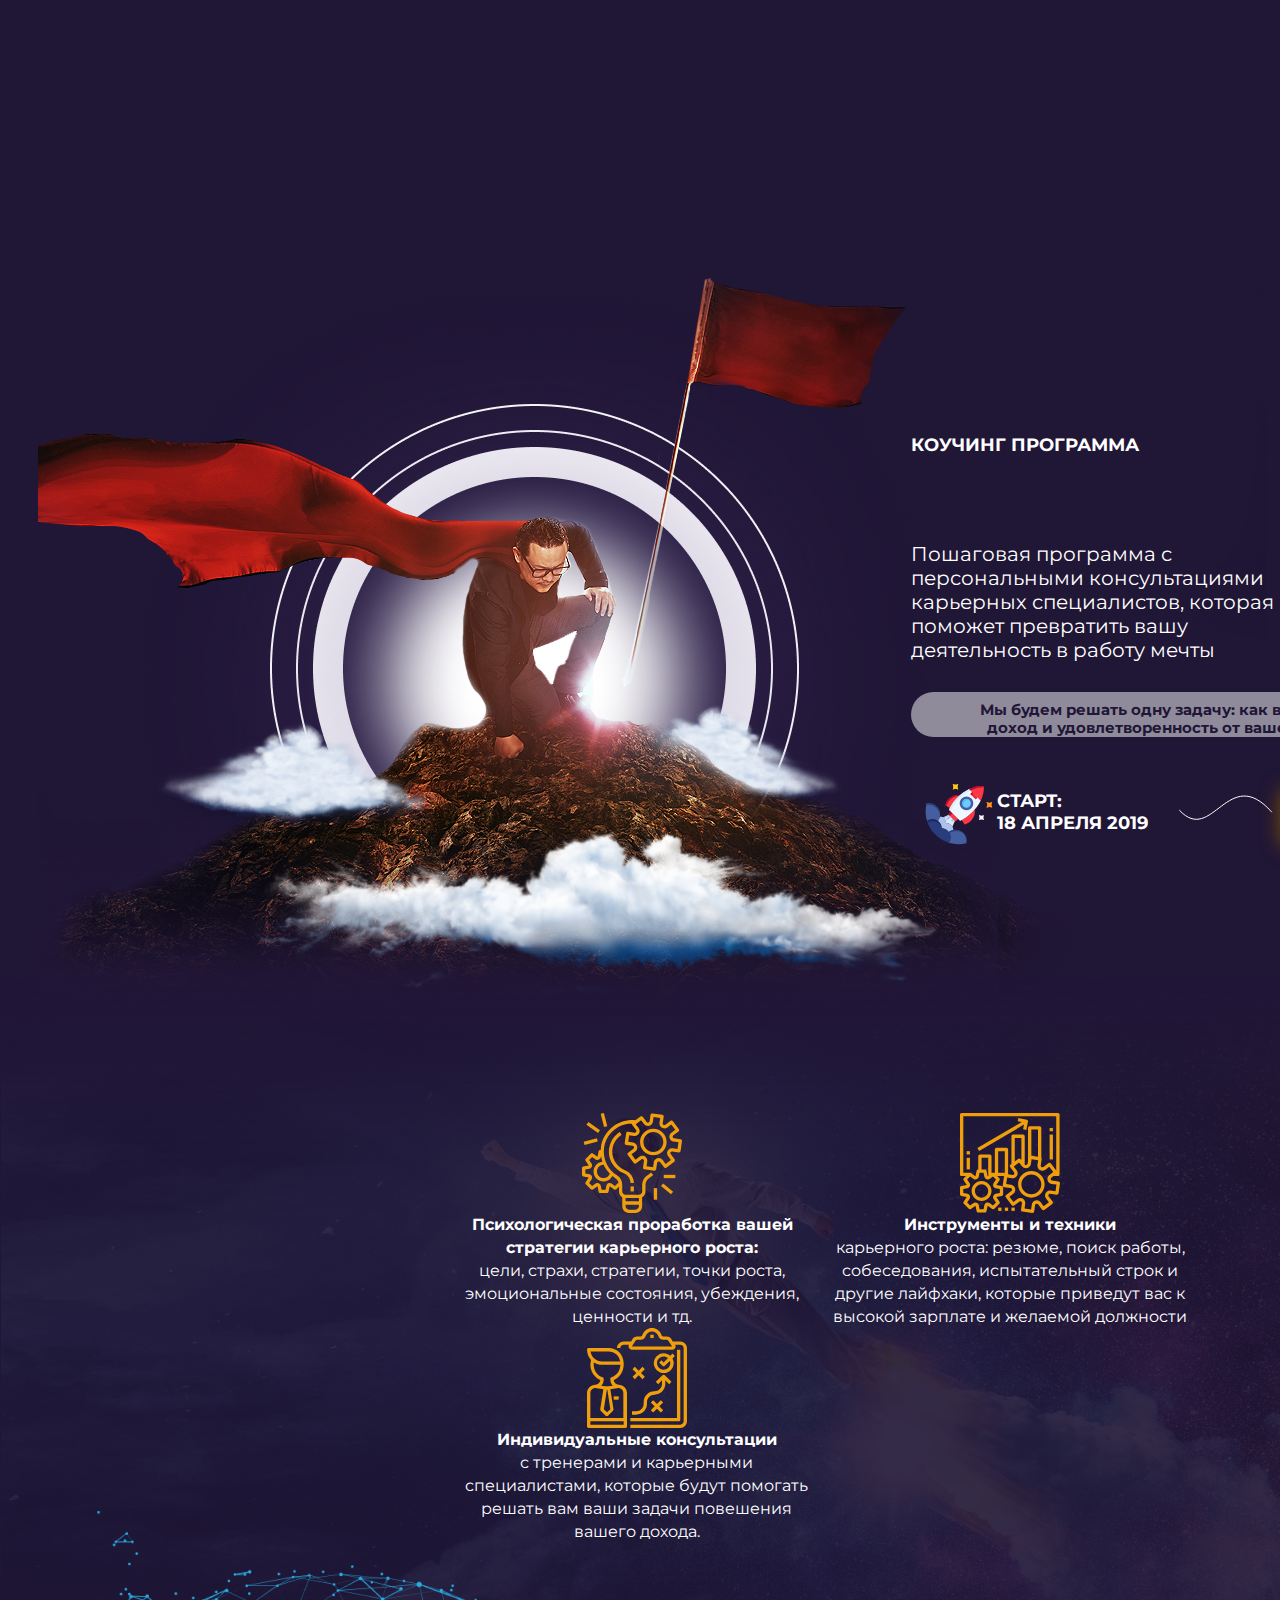
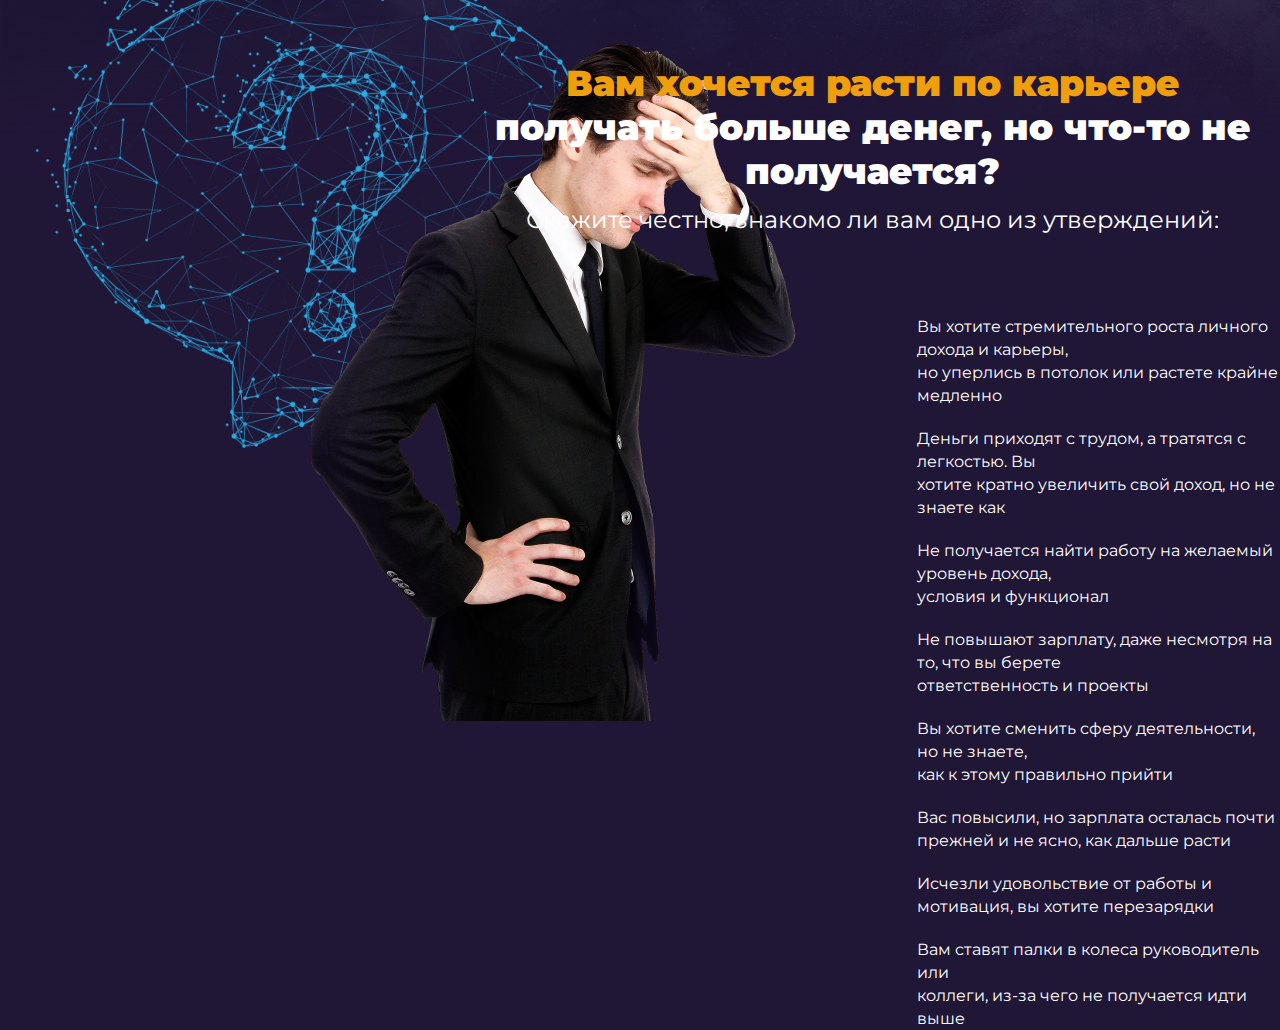
<file: Lesson 4/index7.html>
<!DOCTYPE html>
<html lang="ru">
<head>
    <meta charset="UTF-8">
    <link rel="stylesheet" href="./style/style.css">
    <link rel="stylesheet" href="../reset.css">
    <link href="https://fonts.googleapis.com/css2?family=Montserrat:wght@400;700;900&display=swap" rel="stylesheet">
    <title>Coach program</title>
</head>
<body>
    <header>

        <div class="titleText">
            КОУЧИНГ ПРОГРАММА
        </div>
        <div class="mainText">
            Пошаговая программа с персональными консультациями <br>
            карьерных специалистов, которая поможет превратить вашу <br>
            деятельность в работу мечты
        </div>
        <div class="silverText">
            Мы будем решать одну задачу: как вам получать максимальный <br>
            доход и удовлетворенность от вашей трудовой деятельности.
        </div>
        <div class="rocket">
            <img src="./img/rocket.svg" alt="rocket">
        </div>
        <div class="start">
            СТАРТ: <br>
            18 АПРЕЛЯ 2019
        </div>
        <div class="line">
            <img src="./img/Line.svg" alt="line">
        </div>
        <button class="btn">
            <a href="#"> ЗАБРОНИРОВАТЬ МЕСТО</a>
        </button>
    </header>
    <div class="tripleIcon">
        <div class="firstIcon"><img src="./img/icon1.svg" alt="icon1">
            <br>
            <span>Психологическая проработка вашей <br>
                стратегии карьерного роста:</span><br>
            цели, страхи, стратегии, точки роста,<br>
                эмоциональные состояния, убеждения,<br>
                ценности и тд. </div>
        <div class="secIcon"><img src="./img/icon2.svg" alt="icon2">
            <br>
            <span> Инструменты и техники</span> <br>
            карьерного роста: резюме, поиск работы, <br>
            собеседования, испытательный строк и <br>
            другие лайфхаки, которые приведут вас к <br>
            высокой зарплате и желаемой должности</div>
        <div class="thirdIcon"><img src="./img/icon3.svg" alt="icon3">
        <br>
        <span>Индивидуальные консультации </span><br>
        с тренерами и карьерными <br>
        специалистами, которые будут помогать <br>
        решать вам ваши задачи повешения <br>
        вашего дохода.
        </div>
    </div>
    <div class="bottomText">
        Вам хочется расти по карьере <br>
        <span> получать больше денег, но что-то не получается? </span><br>
        <span class="mySpan">Скажите честно, знакомо ли вам одно из утверждений: </span>
    </div>
    <div class="theEnd">
            <ul>
            <li>Вы хотите стремительного роста личного дохода и карьеры,<br>
                но уперлись в потолок или растете крайне медленно</li>

            <li>Деньги приходят с трудом, а тратятся с легкостью. Вы <br>
                хотите кратно увеличить свой доход, но не знаете как</li>

            <li>Не получается найти работу на желаемый уровень дохода, <br>
                условия и функционал</li>

            <li>Не повышают зарплату, даже несмотря на то, что вы берете <br>
                ответственность и проекты</li>

            <li>Вы хотите сменить сферу деятельности, но не знаете,<br>
                как к этому правильно прийти</li>

            <li>Вас повысили, но зарплата осталась почти <br>
                прежней и не ясно, как дальше расти</li>

            <li>Исчезли удовольствие от работы и <br>
                мотивация, вы хотите перезарядки</li>

            <li>Вам ставят палки в колеса руководитель или <br>
                коллеги, из-за чего не получается идти выше</li>
            </ul>
    </div>
</body>
</html>
</file>
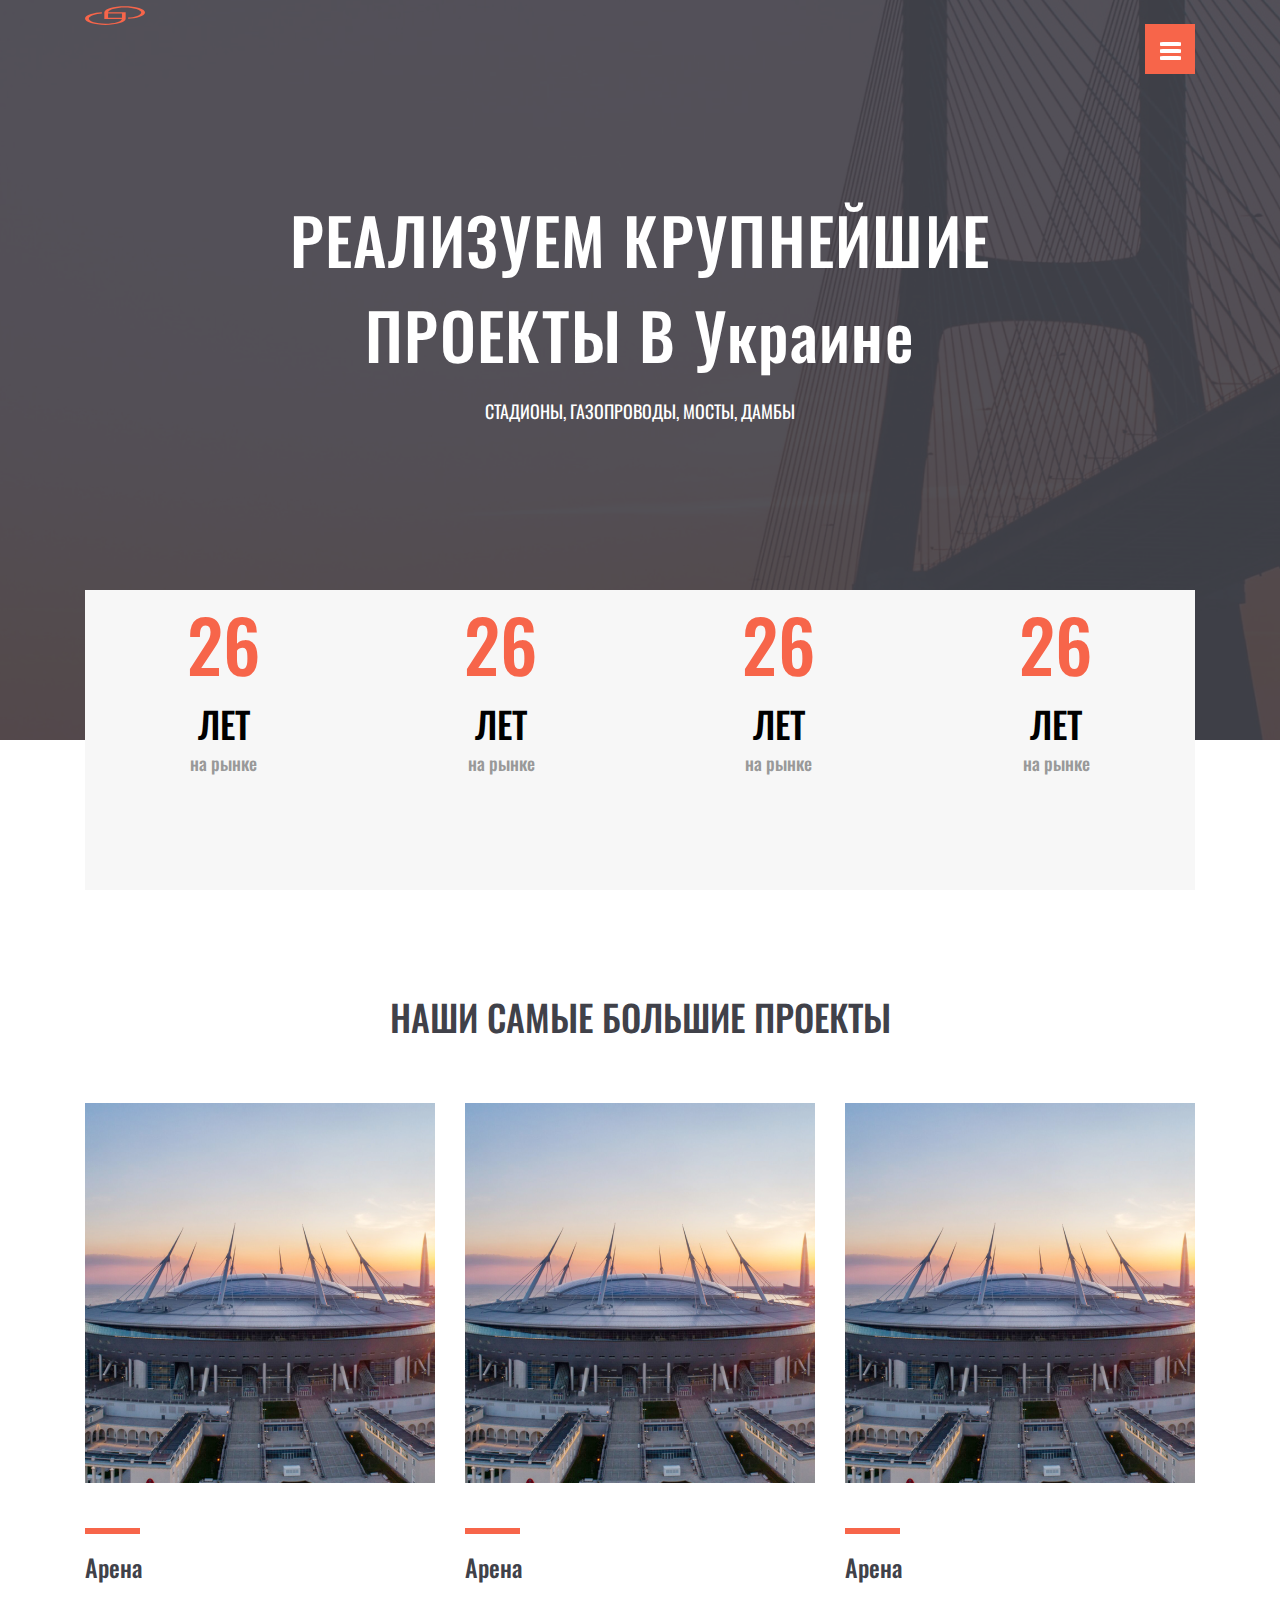
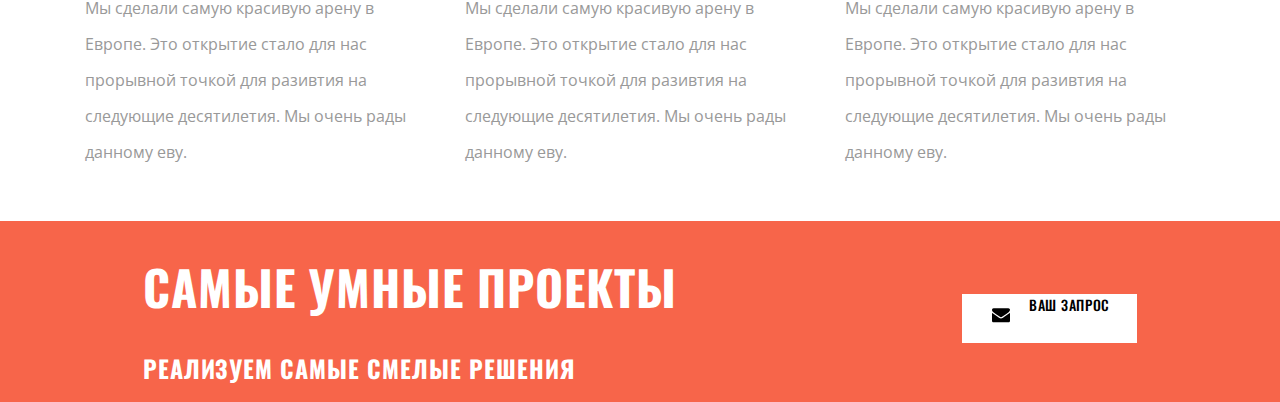
<file: Lesson 5/index8.html>
<!DOCTYPE html>
<html lang="ru">
<head>
    <meta charset="UTF-8">
    <link href="https://fonts.googleapis.com/css2?family=Montserrat:wght@400;700;900&family=Open+Sans&family=Oswald:wght@400;500&display=swap"
          rel="stylesheet">
    <link rel="stylesheet" href="../reset.css">
  <link rel="stylesheet" href="./style/css.css">
    <title>Title</title>
</head>
<body>
    <div class="container">
        <header>
            <div class="header">
                <div class="logo">
                    <a href="#">
                        <img src="./img/logoLeft.svg" alt="logo">
                    </a>
                </div>
                <div class="burger">
                    <div class="burgMainBlock">
                        <div class="burgBlock"></div>
                        <div class="burgBlock"></div>
                        <div class="burgBlock"></div>
                    </div>
                </div>
            </div>
            <div class="top">РЕАЛИЗУЕМ КРУПНЕЙШИЕ <br>
                ПРОЕКТЫ В Украине
            </div>
            <div class="top2">
                стадионы, газопроводы, мосты, дамбы
            </div>
        </header>
        <main>
            <div class="rectangle1">
                <div class="rectInner">
                    <div class="spanFather">
                        <span class="span0">26 </span><br>
                        <span class="span1">ЛЕТ</span> <br>
                        <span class="span2"> на рынке</span>
                    </div>
                </div>
                <div class="rectInner">
                    <div class="spanFather">
                        <span class="span0">26 </span><br>
                        <span class="span1">ЛЕТ</span> <br>
                        <span class="span2"> на рынке</span>
                    </div>
                </div>
                <div class="rectInner">
                    <div class="spanFather">
                        <span class="span0">26 </span><br>
                        <span class="span1">ЛЕТ</span> <br>
                        <span class="span2"> на рынке</span>
                    </div>
                </div>
                <div class="rectInner">
                    <div class="spanFather">
                        <span class="span0">26 </span><br>
                        <span class="span1">ЛЕТ</span> <br>
                        <span class="span2"> на рынке</span>
                    </div>
                </div>
            </div>

            <div class="rectangle2">
                <div class="mainText">НАШИ САМЫЕ БОЛЬШИЕ ПРОЕКТЫ</div>
                <div class="rectangle2Main">
                    <div class="rectInner2"><img src="./img/Rectangle1.png" alt="rectangle1">
                        <div class="rectMini"></div>
                        Арена <br>
                        <span class="span3">Мы сделали самую красивую арену в <br>
                        Европе. Это открытие стало для нас <br>
                        прорывной точкой для разивтия на <br>
                        следующие десятилетия. Мы очень рады <br>
                        данному еву.</span>
                    </div>
                    <div class="rectInner2"><img src="./img/Rectangle1.png" alt="rectangle2">
                        <div class="rectMini"></div>
                        Арена <br>
                        <span class="span3">Мы сделали самую красивую арену в <br>
                        Европе. Это открытие стало для нас <br>
                        прорывной точкой для разивтия на <br>
                        следующие десятилетия. Мы очень рады <br>
                        данному еву.</span>
                    </div>
                    <div class="rectInner2"><img src="./img/Rectangle1.png" alt="rectangle3">
                        <div class="rectMini"></div>
                        Арена <br>
                        <span class="span3">Мы сделали самую красивую арену в <br>
                        Европе. Это открытие стало для нас <br>
                        прорывной точкой для разивтия на <br>
                        следующие десятилетия. Мы очень рады <br>
                        данному еву.</span>
                    </div>

                </div>
            </div>
        </main>
        <footer>
            <div class="footer">
                <div class="footerText">САМЫЕ УМНЫЕ ПРОЕКТЫ <br>
                    <span class="span4">РЕАЛИЗУЕМ САМЫЕ СМЕЛЫЕ РЕШЕНИЯ</span>
                </div>
                <a href="#" class="myButton">
                    <img src="./img/bottomMessage.svg" alt="message" class="message">
                    ВАШ ЗАПРОС
                </a>
            </div>
        </footer>
    </div>
</body>
</html>
</file>
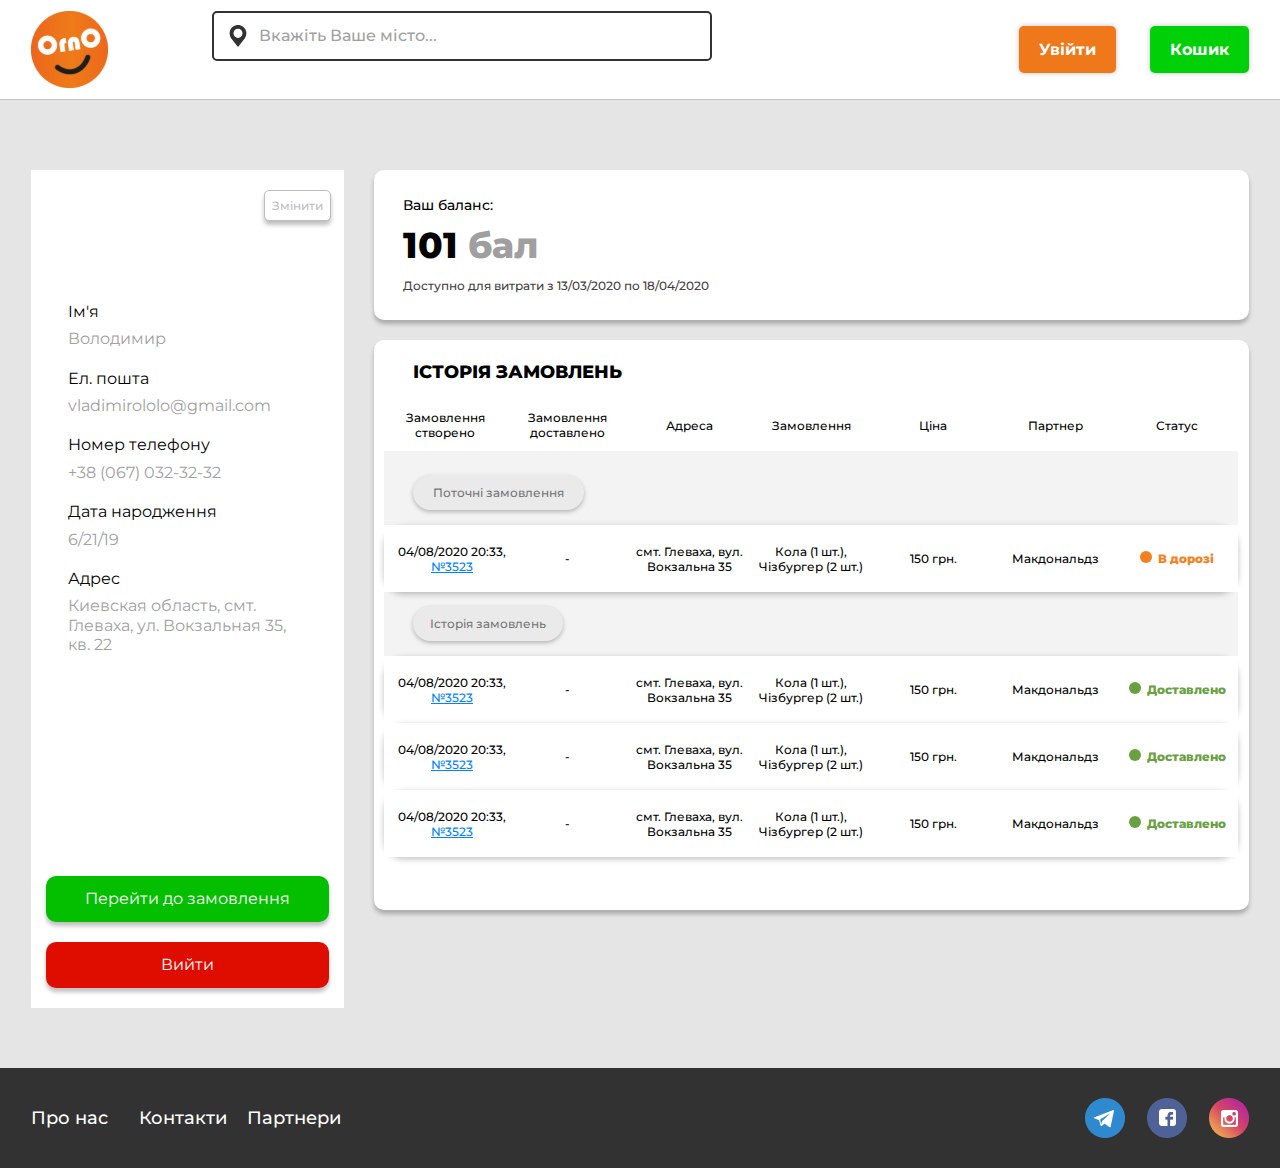
<file: Lesson 8/index2.html>
<!DOCTYPE html>
<html lang="en">

<head>
	<meta charset="UTF-8">
	<link href="https://fonts.googleapis.com/css2?family=Montserrat:wght@500;600;700;800&display=swap" rel="stylesheet">
	<link rel="stylesheet" href="./css/style2.css">
	<link rel="stylesheet" href="./reset.css">
	<title>Lesson8</title>
</head>

<body>
	<header class="header">
		<div class="container">
			<div class="header__body">
				<div class="header__logo">
					<a href="#">
						<img class="logo" src="img/logo1.svg" alt="logo">
					</a>
					<input type="text" name="headerForm" id="location" placeholder="Вкажіть Ваше місто...">
					<label for="location"></label>
				</div>
				<div class="headerBtn">
					<a href="#" class="enter">Увійти</a>
					<a href="#" class="basket">Кошик</a>
				</div>
			</div>
		</div>

	</header>
	<main>
		<div class="container">
			<div class="mainBody">
				<div class="mainLeft">
					<div class="mainLeftBody">
						<a href="#">
							<div class="btnChange">Змінити</div>
						</a>
						<div class="personalData">
							<h5>Iм'я</h5>
							<h6>Володимир</h6>
							<h5>Ел. пошта</h5>
							<h6>vladimirololo@gmail.com</h6>
							<h5>Номер телефону</h5>
							<h6>+38 (067) 032-32-32</h6>
							<h5>Дата народження</h5>
							<h6>6/21/19</h6>
							<h5>Адрес</h5>
							<h6>Киевская область, смт. Глеваха,
								ул. Вокзальная 35, кв. 22</h6>
						</div>
						<div class="mainLeftButtons">
							<a href="#">
								<div class="mainLeftBtn1">Перейти до замовлення</div>
							</a>
							<a href="#">
								<div class="mainLeftBtn2">Вийти</div>
							</a>
						</div>
					</div>
				</div>
				<div>

					<div class="mainRightBody">
						<div class="yourBalance">Ваш баланс:</div>
						<div class="score">101 <mark class="myMark">бал</mark></div>
						<div class="availableToSpend">Доступно для витрати з 13/03/2020 по 18/04/2020</div>
					</div>
					<div class="mainRightBody2">
						<table>
							<caption>ІСТОРІЯ ЗАМОВЛЕНЬ</caption>
							<thead>
								<tr class="trHead">
									<th>Замовлення створено</th>
									<th>Замовлення доставлено</th>
									<th>Адреса</th>
									<th>Замовлення</th>
									<th>Ціна</th>
									<th>Партнер</th>
									<th>Статус</th>
								</tr>
							</thead>
							<tbody>
								<tr>
									<td colspan="7">
										<div class="currentOrder">Поточні замовлення</div>
									</td>

								</tr>
								<tr class="colStyle">
									<td class="padding">04/08/2020
										20:33,
										<mark class="myMark2">№3523 </mark>
									</td>
									<td>-</td>
									<td>смт. Глеваха, вул.
										Вокзальна 35</td>
									<td>Кола (1 шт.),
										Чізбургер (2 шт.)</td>
									<td>150 грн.</td>
									<td>Макдональдз</td>
									<td>
										<div class="onTheRoad">В дорозі</div>
									</td>
								</tr>
								<tr>
									<td colspan="7">
										<div class="historyOrder">Історія замовлень</div>
									</td>
								</tr>
								<tr class="colStyle spec__style">
									<td class="padding">04/08/2020
										20:33,
										<mark class="myMark2">№3523 </mark>
									</td>
									<td>-</td>
									<td>смт. Глеваха, вул.
										Вокзальна 35</td>
									<td>Кола (1 шт.),
										Чізбургер (2 шт.)</td>
									<td>150 грн.</td>
									<td>Макдональдз</td>
									<td>
										<div class="delivered">Доставлено</div>
									</td>
								</tr>
								<tr class="colStyle spec__style">
									<td class="padding">04/08/2020
										20:33,
										<mark class="myMark2">№3523 </mark>
									</td>
									<td>-</td>
									<td>смт. Глеваха, вул.
										Вокзальна 35</td>
									<td>Кола (1 шт.),
										Чізбургер (2 шт.)</td>
									<td>150 грн.</td>
									<td>Макдональдз</td>
									<td>
										<div class="delivered">Доставлено</div>
									</td>
								</tr>
								<tr class="colStyle">
									<td class="padding">04/08/2020
										20:33,
										<mark class="myMark2">№3523 </mark>
									</td>
									<td>-</td>
									<td>смт. Глеваха, вул.
										Вокзальна 35</td>
									<td>Кола (1 шт.),
										Чізбургер (2 шт.)</td>
									<td>150 грн.</td>
									<td>Макдональдз</td>
									<td>
										<div class="delivered">Доставлено</div>
									</td>
								</tr>
							</tbody>
						</table>
					</div>
					<div></div>
				</div>
			</div>
		</div>
	</main>
	<footer class="footer">
		<div class="container">
			<div class="bodyFooter">
				<div class="footerLeft">
					<a href="#" class="aboutUs">Про нас</a>
					<a href="#" class="contacts">Контакти</a>
					<a href="#">Партнери</a>
				</div>
				<div class="footerRight">
					<a href="#"> <img src="./img/telegram.png" alt="tg"></a>
					<a href="#"><img src="./img/facebook.png" alt="fb"></a>
					<a href="#"><img src="./img/instagram.png" alt="inst"></a>
				</div>
			</div>
		</div>
	</footer>

</body>

</html>
</file>
<file: Lesson 7/styles/style.css>
body{
    background-color: #E5E5E5;
}
header>a{
    margin-top: 11px;
    margin-left: 316px;
}

.ulHeader{
    display: flex;
    justify-content: space-between;
    list-style-type: none;
    width: 432px;
    height: 19px;
    margin-left: 90px;
    margin-top: 31px;
}
.headerNav{
    font-family: "Raleway", sans-serif;
    font-weight: 400;
    font-size: 14px;
    line-height: 16px;

    position: absolute;
    margin-top: 85px;
}
ul{
    list-style-type: none;
    display: flex;
}
li{
    padding-right: 10px;
}
.mySpan{
    text-decoration: underline;
}

li>a{
    text-decoration: none;
    font-family: "Raleway", sans-serif;
    font-weight: 700;
    font-size: 16px;
    line-height: 19px;
    color: #354657;
}

header{
    background-color: #F8F4FC;
}
.headerFlex{
    margin: 0 auto;
    display: flex;
    justify-content: space-between;
    height: 118px;
    max-width: 1288px;
}

.topLeftMenu{
    margin-top: 29px;

}

.topLeftMenuItem{
    padding-left: 34px;
}

main{
    margin-top: 40px;
    display: flex;
    justify-content: center;
}

.main{
    width: 1288px;
}

.textOrder{
    font-family: "Raleway", sans-serif;
    font-weight: 700;
    font-size: 30px;
    line-height: 35px;
    color: #354657;
    border-bottom: 2px solid #946FD3;
    height: 52px;
}

.form{
    display: flex;
}

.signInOrSignUp{
    width: 384px;
    height: 113px;
    margin-top: 40px;
    background-color: #F0F2F5;
}

.signInOrSignUp2{
    margin-left: 20px;
    padding-top: 10px;
}

input#signIn, input#signUp, input#wayToDelivery1,input#wayToDelivery2,input#wayToDelivery3,input#wayToPay1,
input#wayToPay2,input#wayToPay3
{
    display: none;
}

input#signIn + label, input#signUp + label, input#wayToDelivery1 + label,input#wayToDelivery2 + label,
input#wayToDelivery3 + label, input#wayToPay1 + label, input#wayToPay2 + label,input#wayToPay3 + label {
    content: "";
    position: relative;
    width: 17px;
    height: 17px;
    border-radius: 60%  ;
    display: inline-block;
    border: 2px solid #946FD3;
    margin-top: 1px;
}

label+label{
    position: relative;
    bottom: 5px;
}

input#signIn:checked + label:after, input#signUp:checked + label:after,input#wayToDelivery1:checked + label:after,
input#wayToDelivery2:checked + label:after, input#wayToDelivery3:checked + label:after,
input#wayToPay1:checked + label:after, input#wayToPay2:checked + label:after,input#wayToPay3:checked + label:after{
    content: " ";
    position: absolute;
    width: 11px;
    height: 11px;
    border-radius: 60%;
    display: inline-block;
    left: 17%;
    top: 20%;
    background-color: #946FD3;
}

.labelMargin{
    margin-right: 20px;
}

.h3{
    padding-top: 10px;
    margin-bottom: 30px;

}

.h3Class{
    margin-bottom: 30px;
}

h3{
    font-family: "Raleway", sans-serif;
    font-weight: 700;
    font-size: 20px;
    line-height: 23px;
    margin-bottom: 20px;
    margin-top: 10px;
}

label{
    font-family: "Raleway", sans-serif;
    font-weight: 400;
    font-size: 16px;
    line-height: 19px;
}

.personalData{
    display: inline-block;
    margin-top: 30px;
    width: 384px;
    height: 854px;
    background-color: #F0F2F5;
}

.personalData2{
    padding-left: 20px;

}

div.personalData2>input{
    width: 336px;
    height: 32px;
    margin-top: 10px;
    border-radius: 3px;
    border: 1px solid #B6B6B6;
}

div.personalData2>input.myInput{
    margin-bottom: 20px;
}


.rightPart{
    margin-top: 40px;
    margin-left: 30px;
}

.wayToDelivery,.wayToPay{
    width: 874px;
    height: 113px;
    background-color: #F0F2F5;
}

.wayToDelivery2,.wayToPay2,.comment2{
    margin-left: 20px;
    padding-top: 10px;
}
.wayToPay{
    margin-top: 30px;
}
caption{
    font-family: "Raleway", sans-serif;
    font-weight: 700;
    font-size: 20px;
    line-height: 23px;
    color: #354657;
    text-align: left;
    margin-bottom: 15px;
}
table{
    width: 874px;
    margin-top: 30px;
    background-color: white;
    border-collapse: collapse;
}
thead>tr{
    height: 41px;
}
tbody>tr,tfoot td{
    font-family: "Raleway", sans-serif;
    font-weight: 400;
    font-size: 14px;
    line-height: 28px;
    color: #354657;
    height: 58px;
}
thead>tr>th, tfoot>tr th{
    font-family: "Raleway", sans-serif;
    font-weight: 700;
    font-size: 14px;
    line-height: 16px;
    color: #354657;
}
th,td{
    vertical-align: middle;
    text-align: left;
    width: 175px;
    padding-left: 20px;
}
.mySpan2{
    margin-left: 40px;
}
thead{
    background-color: #F0F2F5;
}
tbody>tr td{
    padding-bottom: 19px;
    padding-top: 6px;
}
tfoot>tr>th{
    text-align: right;
}


textarea{
    width: 834px;
    height: 70px;
    resize: none;
}
input#cb {
    display: none;
}

input#cb + label {
    height: 17px;
    width: 17px;
    border: 1px solid #946FD3;
    display: inline-block;
    position: relative;
    background-color:#FFF;
    border-radius:2px;
}
input#cb:checked + label:before {
    content: '\2713';
    position: absolute;
    font-size:19px;
    color:white;
    border-color: #946FD3;
}
input#cb:checked + label{
    background-color: #946FD3;
}
.comment{
    width: 874px;
    height: 348px;
    margin-top: 30px;
    background-color: #F0F2F5;
}
.myButton{
    width: 206px;
    height: 54px;
    border-radius: 50px;
    background: #946FD3;
    display: flex;
    align-items: center;
    justify-content: center;
    margin-left: 628px;
    margin-top: 29px;

}
a{
    text-decoration: none;
    font-family: "Raleway", sans-serif;
    font-weight: 700;
    font-size: 16px;
    line-height: 19px;
    color: #FFFFFF;

}

textarea{
    margin-top: 10px;
    margin-bottom: 16px;
}



footer{
    margin-top: 100px;
    border-top: 1px solid #E2E2E2;
}
.footer{
    height: 98px;
    width: 1288px;
    display: flex;
    justify-content: space-between;
    margin: 0 auto;
}

.leftLogoBottom{
    margin-top: 20px;
}

.ulFooter{
    display: flex;
    list-style-type: none;
    margin-top: 39px;
    margin-right: 175px;

}
ul.ulFooter>li{

}
ul.ulFooter>li:first-child{
    margin-right: 40px;
}
.bottomSocMedia{
    margin-top: 35px;
    margin-left: 47px;
}
.bottomSocMediaItems{
    margin-right: 17px;
}
</file>
<file: Lesson 8/css/style.css>
html{
    font-size: 10px;
}

body{
    font-family: 'Montserrat', sans-serif;
    background-color: #fff;
}

.header{
    padding: 11px 0;
    background-color: #fff;
    border-bottom: 1px solid #C4C4C4;
    margin-bottom: 35px;
}

.container{
    max-width: 1238px;
    margin: 0 auto;
    padding: 0 10px;
}

.headerBody{
    display: flex;
    justify-content: space-between;
    align-items: center;
}

.headerLogo{
    display: flex;
    align-items: center;
}

.logo{
    margin-right: 100px;
}

input#location{
    width: 500px;
    padding: 15px 0;
    border: 2px solid #323232;
    box-sizing: border-box;
    border-radius: 5px;
    background-image: url("../img/location.svg");
    background-repeat: no-repeat;
    background-position: 15px,14px;
}
input#location::placeholder{
    padding-left: 45px;
    font-weight: 500;
    font-size: 16px;
    line-height: 1.25;
    color: #A1A1A1;
}

.headerBtn a{
    padding: 15px 20px;
    display: inline-block;
    box-shadow: 0 0 5px rgba(0, 0, 0, 0.25);
    border-radius: 5px;
    font-weight: 700;
    font-size: 1.6rem;
    line-height: 1.1;
    color: #FFF;
}

.enter{
    background: #EF781A;
    margin-right: 30px;
}

.basket{
    background: #00D008;
}


.banner__body{
    display: grid;
    grid-template-columns: repeat(2,1fr);
    background-color: #FFD086;
    border-radius: 10px;
    align-items: center;
    grid-gap: 22px;
    margin-bottom: 28px;
}

h1{
    font-weight: 800;
    font-size: 36px;
    line-height: 1.22;
    margin-bottom: 25px;
}
h2{
    font-weight: 700;
    font-size: 36px;
    line-height: 1.2;
    margin-bottom: 30px;
}
h3{
    font-weight: 500;
    font-size: 20px;
    line-height: 1.2;
}
h4{
    font-weight: 600;
    font-size: 24px;
    line-height: 1.2;
    color: #000;
    margin-bottom: 14px;
}
.banner__text{
    padding-left: 60px;
}

.restaurants__input{
    display: flex;
    justify-content: space-between;

}

input#restaurantsAndFood{
    width: 500px;
    padding: 15px 0 15px 10px;
    background-color: #FFF;
    box-shadow: 0 0 8px rgba(0, 0, 0, 0.25);
    border-radius: 10px;
    background-image: url("../img/loupe.svg");
    background-repeat: no-repeat;
    background-position: 10px 13px;
}
input#restaurantsAndFood:focus{
    background-image: none;
}
input#restaurantsAndFood:focus::placeholder{
    color: #fff;
}

input#restaurantsAndFood::placeholder{
    padding-left: 45px;
    font-weight: 500;
    font-size: 16px;
    line-height: 1.2;
    color: #A1A1A1;
}


.grid__restaurants,.grid__shops{
    margin-bottom: 30px;
    display: grid;
    gap: 30px;
    grid-template-columns: repeat(3,1fr);

}
.wordShops{
    font-weight: 700;
    font-size: 36px;
    line-height: 44px;
}
.grid__restaurants>a,.grid__shops>a{
    filter: drop-shadow(0px 5px 5px rgba(0, 0, 0, 0.25));
    border-radius: 10px;
    height: 232px;
}
.grid__restaurants>a.with__label{
    display: flex;
    flex-direction: column;
    justify-content: space-between;
}

.grid__restaurants>a.without__label, .grid__shops>a.without__label{
    display: flex;
    flex-direction: column;
    justify-content: flex-end;
}
.grid__restaurants>a:first-child{
    background: url("../img/pic1.png") center / cover no-repeat;

}
.grid__restaurants>a:nth-child(2){
    background: url("../img/pic2.png") center / cover no-repeat;

}
.grid__restaurants>a:nth-child(3){
    background: url("../img/pic3.png") center / cover no-repeat;}

.grid__restaurants>a:nth-child(4){
    background: url("../img/pic4.png") center / cover no-repeat;}

.grid__restaurants>a:nth-child(5){
    background: url("../img/pic5.png") center / cover no-repeat;}

.grid__restaurants>a:nth-child(6){
    background: url("../img/pic6.png") center / cover no-repeat;}

.grid__restaurants>a:nth-child(7){
    background: url("../img/pic7.png") center / cover no-repeat;}

.grid__restaurants>a:nth-child(8){
    background: url("../img/pic8.png") center / cover no-repeat;}

.grid__restaurants>a:nth-child(9){
    background: url("../img/pic9.png") center / cover no-repeat;}

.grid__restaurants>a:nth-child(10){
    background: url("../img/pic10.png") center / cover no-repeat;}

.grid__restaurants>a:nth-child(11){
    background: url("../img/pic11.png") center / cover no-repeat;}

.grid__restaurants>a:nth-child(12){
    background: url("../img/pic12.png") center / cover no-repeat;}

.grid__restaurants>a:nth-child(13){
    background: url("../img/pic13.png") center / cover no-repeat;}
.grid__shops>a:first-child{
    background: url("../img/Fora.png") center / cover no-repeat;;
}
.grid__shops>a:nth-child(2){
    background: url("../img/ATB.png") center / cover no-repeat;}
.grid__shops>a:nth-child(3){
    background: url("../img/Silpo.png") center / cover no-repeat;}
.grid__shops>a:nth-child(4){
    background: url("../img/Eva.png") center / cover no-repeat;}



.label__popular,.delivery__for__free,.as__a__gift{
    display: inline-block;
    padding: 11px 21px;
    font-weight: 800;
    font-size: 14px;
    line-height: 17px;
    color: #fff;
    border-radius: 5px;
    margin-top: 2.8%;
    margin-left: 2.85%;
}
.label__popular{
    background-color: #FF800C;
    width: fit-content;
}
.as__a__gift{
    background-color: #FF0C0C;
    max-width: fit-content;
}
.delivery__for__free{
    background-color: #FF0C0C;
    max-width: 167px;
}

.name__shop{
    background-color: #fff;
    padding: 10px 20px;
    border-radius: 0 0 10px 10px;
}


.icons{
    color: #000;
    display: flex;
    justify-content: left;

}
.time{
    background-color: #FE7D34;
    margin-right: 18px;


}
.delivery{
    background-color: #00D008;
}
.delivery>img,.time>img{
    margin-right: 5px;
}
.delivery,.time{
    border-radius: 5px;
    font-weight: 600;
    font-size: 14px;
    line-height: 1.21;
    padding: 3px 4px;
    display: flex;
    align-items: center;
    width: fit-content;

}








.footer{
    background-color: #323232;
}

.bodyFooter{
    display: flex;
    justify-content: space-between;
}
.footerLeft{
    padding: 39px 0;

}
.footerLeft>a{
    font-weight: 500;
    font-size: 18px;
    line-height: 22px;
    color: #FFF;
}
.aboutUs{
    margin-right: 27px;
}
.contacts{
    margin-right: 16px;
}
.footerRight{
    margin-top: 30px;
}
.footerRight>a{
    margin-left: 18px;
}
</file>
<file: Lesson 3/styles/myStyle.css>
body {
    background-image: url("../img/wall.png");
    background-repeat: no-repeat;
    background-color: #131313;
    background-position: 338px 45px;
    margin: 0;
}
hr{
    margin: 0;
}
nav>ul{
    margin-right: 20%;
    float: right;
    margin-top: 0;
}

nav>ul>li{
    margin-top: 1rem;
}
.logo{
    margin-left: 20%;
    float: left;
    margin-top: .5rem;
}

header{
    height: 60px;
    font-family: 'Montserrat', sans-serif;
    font-weight: 400;
    margin: 0 auto;
    overflow: auto;

}

header>nav>ul>li{
    display: inline-block;
}

.nav{
    display: inline-block;
    list-style-type: none;
    justify-content: center;

}
ul > li{
    margin-left: 10px;
    margin-right: 10px;
}

a {
    text-decoration: none;
    color: #fff;
    font-size: 13px;
}

.darkBtn{
    color:#272727;
}

.cardNumb{
    margin-right: 168px;
    font-family: 'Montserrat',sans-serif;
    font-size: 16px;
    border-left: 2px solid #272727;

}

hr{
    height: 1px;
    background-color: #272727;
    border: none;
}

.posWall{
    position: absolute;
    width: 1157px;
    height: 746px;
    left: 376px;
    top: 14px;
    zoom: 83.41%;
}

caption{
    font-family: 'Montserrat', sans-serif;
    font-weight: 900;
    width: 442px;
    height: 61px;
    font-size: 30px;
    line-height: 37px;
    color: #FFFFFF;
}

table{
    margin-left: 387px;
    margin-top: 90px;
    width: 1146px;
    height: 530px;
    border-collapse: collapse;
}

thead{
    font-family: 'Montserrat', sans-serif;
    font-weight: 700;
    font-size: 13px;
    color:#727272;
}

tbody{
    background-color: #131313;
    color:white;
    font-family: 'Montserrat', sans-serif;
    font-weight: 400;
    font-size: 16px;
}

td{
    padding-left: 20px;
    font-size: 13px;

}

tbody > tr > td{
    border:2px solid #272727;
    border-right:hidden;
}

tbody>tr>td:last-child{
    border-right: 1px solid #272727;

}

.bottomNav{
    font-family: 'Montserrat', sans-serif;
    font-weight: 400;
    display: flex;
    justify-content: space-around;
    list-style-type: none;


}
.botNav{
    position: absolute;
    width:557px;
    height: 35px;
    margin-left: 820px;
    margin-top: 26px;
}
.myLi{
    margin-right: 30px;
}
ul.bottomNav>li:first-child{
    margin-right: 30px;
}
</file>
<file: Lesson 4/style/style.css>
body{
    background-color: #201636;
    background-image: url("../img/backImg1.png"), url("../img/backImg3.png"),url("../img/backImg4.png"),
    url("../img/backImg2.png");
    background-repeat: no-repeat;
    background-position: 38px 241px, 311px 1584px, 36px 1511px, -60px 976px;
}
header>div{
    display: inline-block;
}

.topImg{
    margin-top: 241px;
    margin-left: 38px;
}

.titleText{
    position: absolute;
    font-family: 'Montserrat',sans-serif;
    font-weight: 700;
    font-size: 18px;
    line-height: 22px;
    color: #FFF;
    margin-top: 434px;
    margin-left: 911px;
}

.mainText{
    font-family: 'Montserrat', sans-serif;
    font-weight: 400;
    font-size: 20px;
    line-height: 24px;
    color: #FFF;
    position: absolute;
    margin-top: 542px;
    margin-left: 911px;
}

.silverText{
    position: absolute;
    width: 667px;
    height: 45px;
    font-family: 'Montserrat', sans-serif;
    font-weight: 700;
    font-size: 15px;
    line-height: 18px;
    text-align: center;
    margin-top: 692px;
    color: #211637;
    background: rgba(255, 255, 255, 0.5);
    border-radius: 50px;
    padding-top: 9px;
    margin-left: 911px;

}

.rocket{
    position: absolute;
    width: 68px;
    height: 68px;
    margin-top: 762px;
    margin-left: 911px;
}

.start{
    display: inline-block;
    position: absolute;
    width: 670px;
    height: 113px;

    font-family: 'Montserrat', sans-serif;
    font-weight: 700;
    font-size: 18px;
    line-height: 22px;
    color: #FFF;
    margin-top: 790px;
    margin-left: 997px;
}

.line{
    position: absolute;
    width: 92px;
    height: 24px;
    margin-top: 795px;
    margin-left: 1178px;
}

.btn{
    position: absolute;
    width: 300px;
    height: 56px;
    background: #F09F0C;
    box-shadow: 0 4px 20px #7D5103;

    font-family: 'Montserrat', sans-serif;
    font-weight: 700;
    font-size: 16px;
    line-height: 20px;
    text-align: center;
    color: #1F1F1F;
    margin-left: 1281px;
    margin-top: 786px;

}
button.btn>a{
    text-decoration: none;
    color: #1F1F1F;
}

div.tripleIcon>div>span{
    font-family: 'Montserrat', sans-serif;
    font-weight: 700;
    font-size: 16px;
    line-height: 23px;
    text-align: center;

}

.tripleIcon{
    display: inline-block;
    font-family: 'Montserrat', sans-serif;
    font-weight: 400;
    font-size: 16px;
    line-height: 23px;
    color: #FFFFFF;
    margin-left: 465px;
    margin-top: 1113px;
}

.firstIcon,.secIcon,.thirdIcon{
    display: inline-block;
    text-align: center;
    padding-right: 30px;
}

.bottomText{
    display: inline-block;
    text-align: center;
    font-family: 'Montserrat', sans-serif;
    font-weight: 900;
    font-size: 36px;
    line-height: 44px;
    color: #F09F0C;
    margin-left: 465px;
    margin-top:118px;
}
div.bottomText>span{
    color: #fff;
}

div.bottomText>span.mySpan{
    font-weight: 400;
    font-size: 24px;
    line-height: 29px;

}
.theEnd{
    margin-left: 910px;
    margin-top: 58px;
}
ul{
    list-style-type: none;
}

li{
    font-family: 'Montserrat', sans-serif;
    font-weight: 400;
    font-size: 16px;
    line-height: 23px;
    color: #FFF;
    list-style-image: url("../img/rightArrow.svg");

}
ul>li{
    padding-top: 20px;
    padding-left: 2%;
}
</file>
<file: Lesson 5/style/css.css>
body{
    background-color: red;
}

.container{
    background-image: url("../img/bgtop.png");
    background-repeat: no-repeat;
    background-color: #fff;
    min-width: 800px;
    max-width: 1600px;
    margin: 0 auto;
}

.header{
    min-width: 800px;
    max-width: 1110px;
    margin: auto;
    height: 80px;
}

.burger{
    float: right;
    display: flex;
    justify-content: center;
    margin-top: -1px;
    width: 50px;
    height: 50px;
    background-color: #F7654A;
}

.burgMainBlock{
    display: flex;
    flex-direction: column;
    justify-content: center;
    margin-top: 11px;
    width: 21px;
    height: 28px;



}

.burgBlock{
    margin-top: 3px;
    width: 21px;
    height: 4px;
    background-color: #fff;
    border-radius: 15%;
}

.logo{
    padding-top: 6px;
}

.top{
    position: relative;
    margin: 112px auto 0;
    text-align: center;

    max-width: 734px;
    max-height: 171px;
    font-family: "Oswald", sans-serif;
    font-weight: 500;
    font-size: 64px;
    line-height: 95px;
    letter-spacing: 0.02em;
    color: #fff;
}

.top2{
    position: relative;
    margin: 35px auto 0;
    text-align: center;

    width: 734px;
    height: 22px;
    font-family: "Oswald",sans-serif;
    font-weight: 400;
    font-size: 18px;
    line-height: 27px;
    text-transform: uppercase;
    color: #fff;
}

.rectangle1{

    max-width: 1110px;
    height: 300px;
    background: #F7F7F7;
    margin: 170px auto 0;
    display: flex;
    justify-content: space-around;
}

.rectInner{
    position: relative;
    width: 190px;
    height: 186px;

}

.spanFather{
    position: relative;
    text-align: center;
}

.span0{
    position: relative;
    width: 190px;
    height: 86px;
    font-family: "Oswald",sans-serif;
    font-weight: 500;
    font-size: 72px;
    line-height: 107px;
    text-align: center;
    text-transform: uppercase;
    color: #F7654A;
}

.span1{
    position: relative;
    width: 190px;
    height: 43px;
    margin-top:1px;
    font-family: "Oswald", sans-serif;
    font-weight: 500;
    font-size: 36px;
    line-height: 53px;
    color: #000;
}

.span2{
    position: relative;
    width: 190px;
    height: 22px;
    font-family: "Oswald", sans-serif;
    font-weight: 500;
    font-size: 18px;
    line-height: 27px;
    color: #999;
}

.rectangle2{
    max-width: 1110px;
    height: 681px;
    margin: 100px auto 0;
}

.mainText{

    font-family: "Oswald", sans-serif;
    font-weight: 500;
    font-size: 36px;
    line-height: 53px;
    text-align: center;
    text-transform: uppercase;
    color: #404149;
}

.rectangle2Main{
    display: flex;
    justify-content: space-between;
    margin-top: 60px;
}

.rectInner2{
    width: 350px;
    height: 578px;

    font-family: "Oswald", sans-serif;
    font-weight: 500;
    font-size: 24px;
    line-height: 36px;
    color: #404149;
}

.rectMini{
    width: 55px;
    height: 6px;
    margin-top: 45px;
    margin-bottom: 15px;
    background-color: #F7654A;
}

.span3{
    font-family: 'Open Sans', sans-serif;
    font-weight: 400;
    font-size: 16px;
    line-height: 22px;
    color: #999;
}


.footer{
    max-width: 100%;
    height: 181px;
    margin-top: 150px;
    background: #F7654A;
    display: flex;
    justify-content: space-around;
}

.footerText{
    font-family: "Oswald", sans-serif;
    font-weight: 700;
    font-size: 48px;
    line-height: 71px;
    letter-spacing: 0.02em;
    color: #fff;
    margin-top: 30px;
}

.span4{
    font-size: 24px;
    line-height: 36px;
}

.myButton{
    width: 175px;
    height: 49px;
    background-color: #fff;
    margin-top: 73px;
    text-decoration: none;
    color: #000;
    font-family: "Oswald", sans-serif;
    font-weight: 500;
    font-size: 14px;
    line-height: 21px;
    letter-spacing: 0.05em;


}
.message{
    margin-left: 30px;
    margin-top:14px;
    padding-right: 15px;
}
.burger:hover,div.logo>a>img:hover,
div.rectInner2>img:hover,a.myButton:hover{
    cursor: progress;
}
</file>
<file: Lesson 8/css/style2.css>
html{
    font-size: 10px;
}

body{
    font-family: 'Montserrat', sans-serif;
    background-color: #E5E5E5;
}

.header{
    padding: 11px 0;
    background-color: #fff;
    border-bottom: 1px solid #C4C4C4;
}

.container{
    max-width: 1238px;
    margin: 0 auto;
    padding: 0 10px;
}

.header__body{
    display: flex;
    justify-content: space-between;
    align-items: center;
}

.header__Logo{
    display: flex;
    align-items: center;
}

.logo{
    margin-right: 100px;
}

input#location{
    width: 500px;
    padding: 15px 0;
    border: 2px solid #323232;
    box-sizing: border-box;
    border-radius: 5px;
    background-image: url("../img/location.svg");
    background-repeat: no-repeat;
    background-position: 15px,14px;
}

input#location::placeholder{
    padding-left: 45px;
    font-weight: 500;
    font-size: 16px;
    line-height: 1.25;
    color: #A1A1A1;
}

.headerBtn a{
    padding: 15px 20px;
    display: inline-block;
    box-shadow: 0 0 5px rgba(0, 0, 0, 0.25);
    border-radius: 5px;
    font-weight: 700;
    font-size: 16px;
    line-height: 1.1;
    color: #FFF;
}

.enter{
    background: #EF781A;
    margin-right: 30px;
}

.basket{
    background: #00D008;
}

main{
    margin-top: 70px;
    margin-bottom: 60px;
}
.mainBody{
    display: flex;
}
.mainLeft{
    margin-right: 30px;
    background-color: #fff;

}

.btnChange{
	display: inline-block;
	margin: 20px 13px 0 233px;
    padding: 7px;
    font-weight: 500;
    font-size: 12px;
    line-height: 15px;
    color: #BEBEBE;

    background: #FFFFFF;
    box-shadow: 0 4px 4px rgba(0, 0, 0, 0.25);
    border: 1px solid #BEBEBE;
    box-sizing: border-box;
    border-radius: 5px;
}

.personalData{
	max-width: 239px;
    margin: 81px auto 0;
}
h5,h6{
	font-weight: 500;
    font-size: 14px;
    line-height: 1.21;

}
h5{
	margin-bottom: 8px;
}
h6{
	margin-bottom: 20px;
	color: #A0A0A0;
}

.mySpan{
    font-weight: 500;
    font-size: 14px;
    line-height: 17px;
    color: #A0A0A0;
}

.mainLeftButtons{
    margin: 222px 15px 20px 15px;

}

.mainLeftBtn1,.mainLeftBtn2{
    box-shadow: 0 4px 4px rgba(0, 0, 0, 0.25);
    border-radius: 10px;
    color: #fff;
    text-align: center;
}

.mainLeftBtn1{
    padding: 15px 34px;
    background-color: #04BE00;
    margin-bottom: 20px;

}

.mainLeftBtn2{
    padding: 15px 113px;
    background-color: #DF0D00;

}


.mainRightBody{
    padding: 27px 540px 27px 29px;
    background: #FFFFFF;
    box-shadow: 0 4px 4px rgba(0, 0, 0, 0.25);
    border-radius: 10px;
    margin-bottom: 20px;
}
.yourBalance{
    font-weight: 500;
    font-size: 14px;
    line-height: 17px;
    color: #000000;
}
.score{
    font-weight: 800;
    font-size: 36px;
    line-height: 44px;
    color: #000000;
    margin: 9px 0 11px 0;
}
.myMark{
    color: #9F9F9F;
    background: none;
}
.availableToSpend{
    font-weight: 500;
    font-size: 12px;
    line-height: 15px;
    color: #443E3E;
}
.mainRightBody2{
    background: #FFFFFF;
    box-shadow: 0 4px 4px rgba(0, 0, 0, 0.25);
    border-radius: 10px;
	padding: 0 10px 53px 10px;
}
table{
	background-color: #f3f3f3;
	border-collapse: separate;
	border-radius: 10px;
	border-spacing: 0;
}

caption{
    font-weight: 800;
    font-size: 18px;
    line-height: 22px;
    text-align: left;
    margin: 21px 0 16px 29px;
}
thead{
	background-color: #fff;
}
thead>tr>th{
	width: 122px;
    font-weight: 500;
    font-size: 12px;
    line-height: 15px;
	height: 52px;
}
tr.colStyle{
	box-shadow: 0px 2px 6px rgba(0, 0, 0, 0.25);
	border-radius: 20px;
	height: 67px;

}
tbody>tr.colStyle>td{
	background-color: #fff;
}
td.padding{
	padding-left: 14px;
}
tr.colStyle td{
    font-weight: 500;
    font-size: 12px;
    line-height: 15px;
	background-color: #f3f3f3;
    text-align: center;

}
.currentOrder{
    display: inline-block;
    margin: 24px 0 15px 29px;
    padding: 10px 20px;
    font-weight: 500;
    font-size: 12px;
    line-height: 15px;
    color: #757575;
    background: #EAEAEA;
    box-shadow: 0 2px 4px rgba(0, 0, 0, 0.25);
    border-radius: 20px;
}
.historyOrder{
    display: inline-block;
    margin: 14px 0 15px 29px;
    padding: 10px 17px;
    font-weight: 500;
    font-size: 12px;
    line-height: 15px;
    color: #757575;
    background: #EAEAEA;
    box-shadow: 0 2px 4px rgba(0, 0, 0, 0.25);
    border-radius: 20px;
}
.onTheRoad, .delivered{
    font-weight: 800;
    font-size: 12px;
    line-height: 15px;
}
.delivered{
    color: #69A042
}
.delivered::before{
    margin-right: 6px;
    content: "";
    background-color: #69A042;
    width: 12px;
    height: 12px;
    border-radius: 60%;
    display: inline-block;
}
.onTheRoad{
    color: #F58020;
}
.onTheRoad::before{
    margin-right: 6px;
    content: "";
    background-color:  #F58020;
    width: 12px;
    height: 12px;
    border-radius: 60%;
    display: inline-block;
}
.myMark2{
    background: none;
    text-decoration-line: underline;
    color: #0085FF;
}

.footer{
    background-color: #323232;
}

.bodyFooter{
    display: flex;
    justify-content: space-between;
}

.footerLeft{
    padding: 39px 0;

}

.footerLeft>a{
    font-weight: 500;
    font-size: 18px;
    line-height: 22px;
    color: #FFF;
}

.aboutUs{
    margin-right: 27px;
}

.contacts{
    margin-right: 16px;
}

.footerRight{
    margin-top: 30px;
}

.footerRight>a{
    margin-left: 18px;
}
</file>
